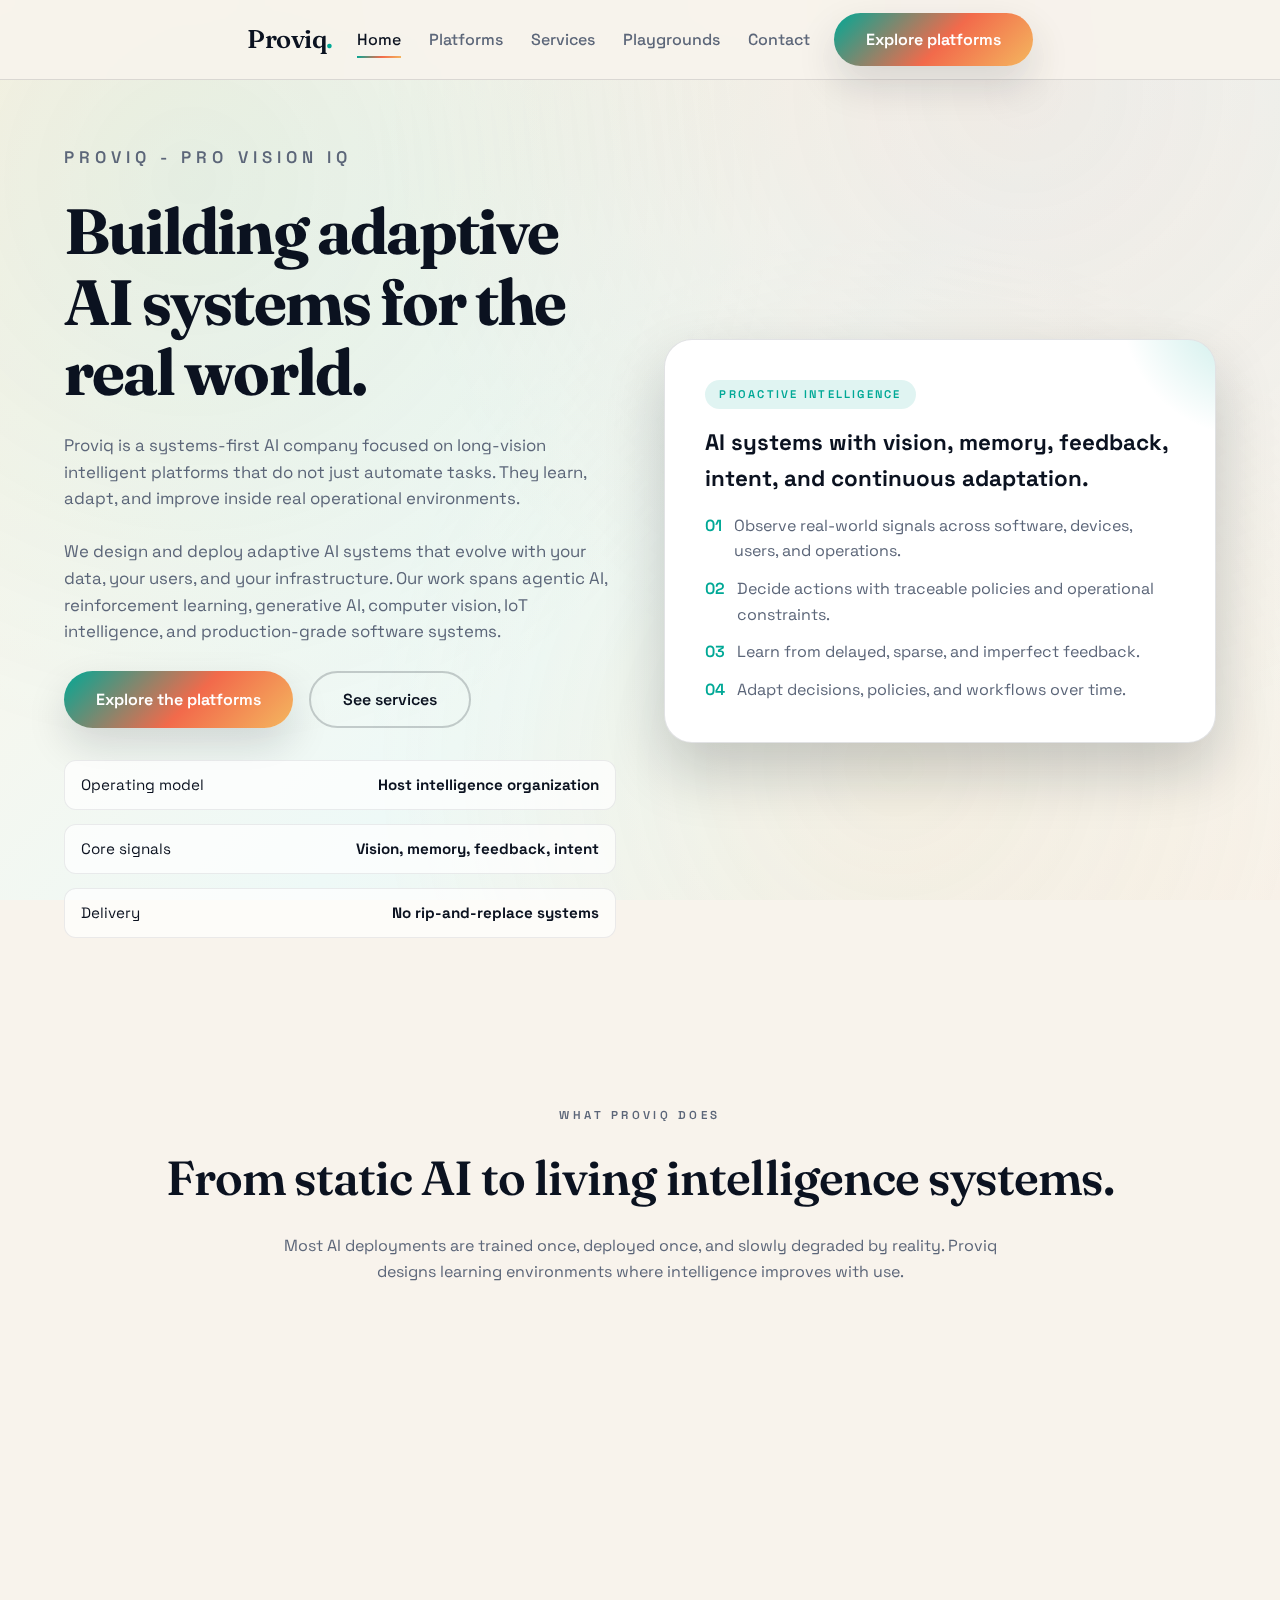
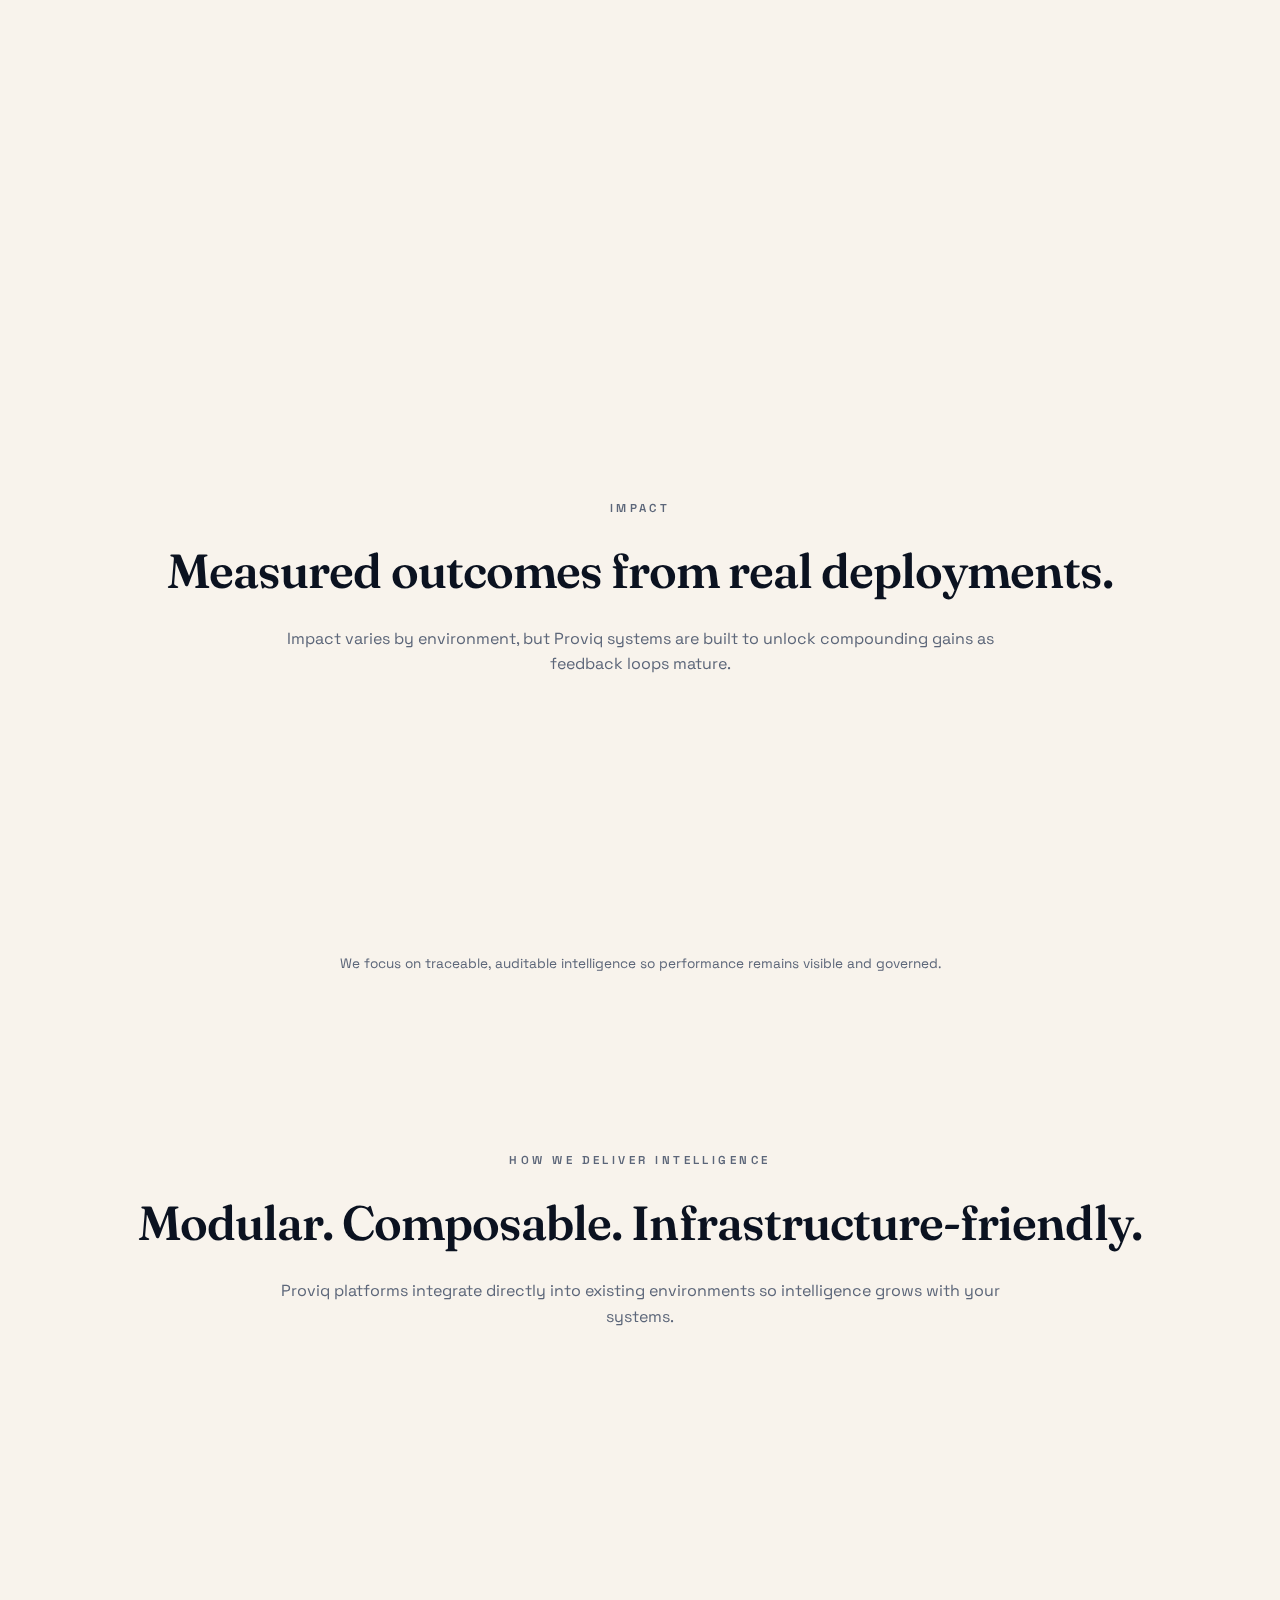
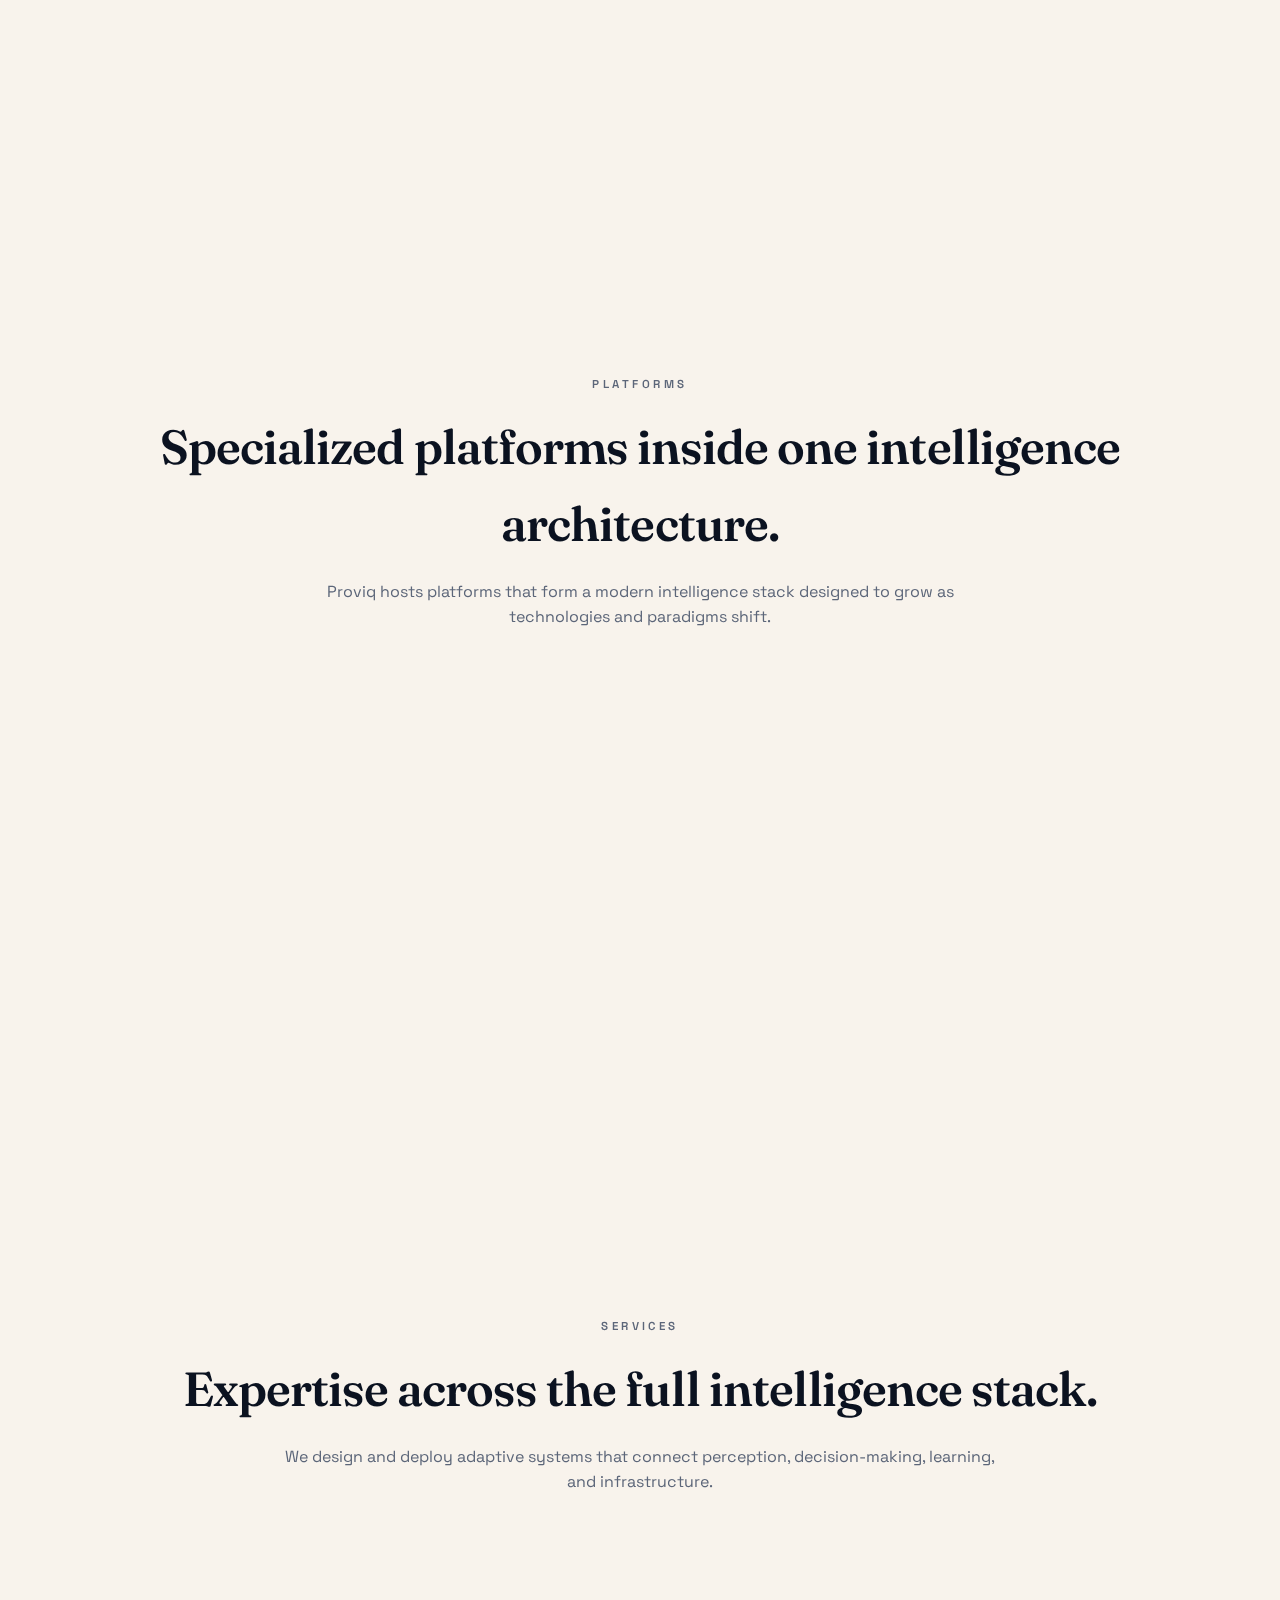
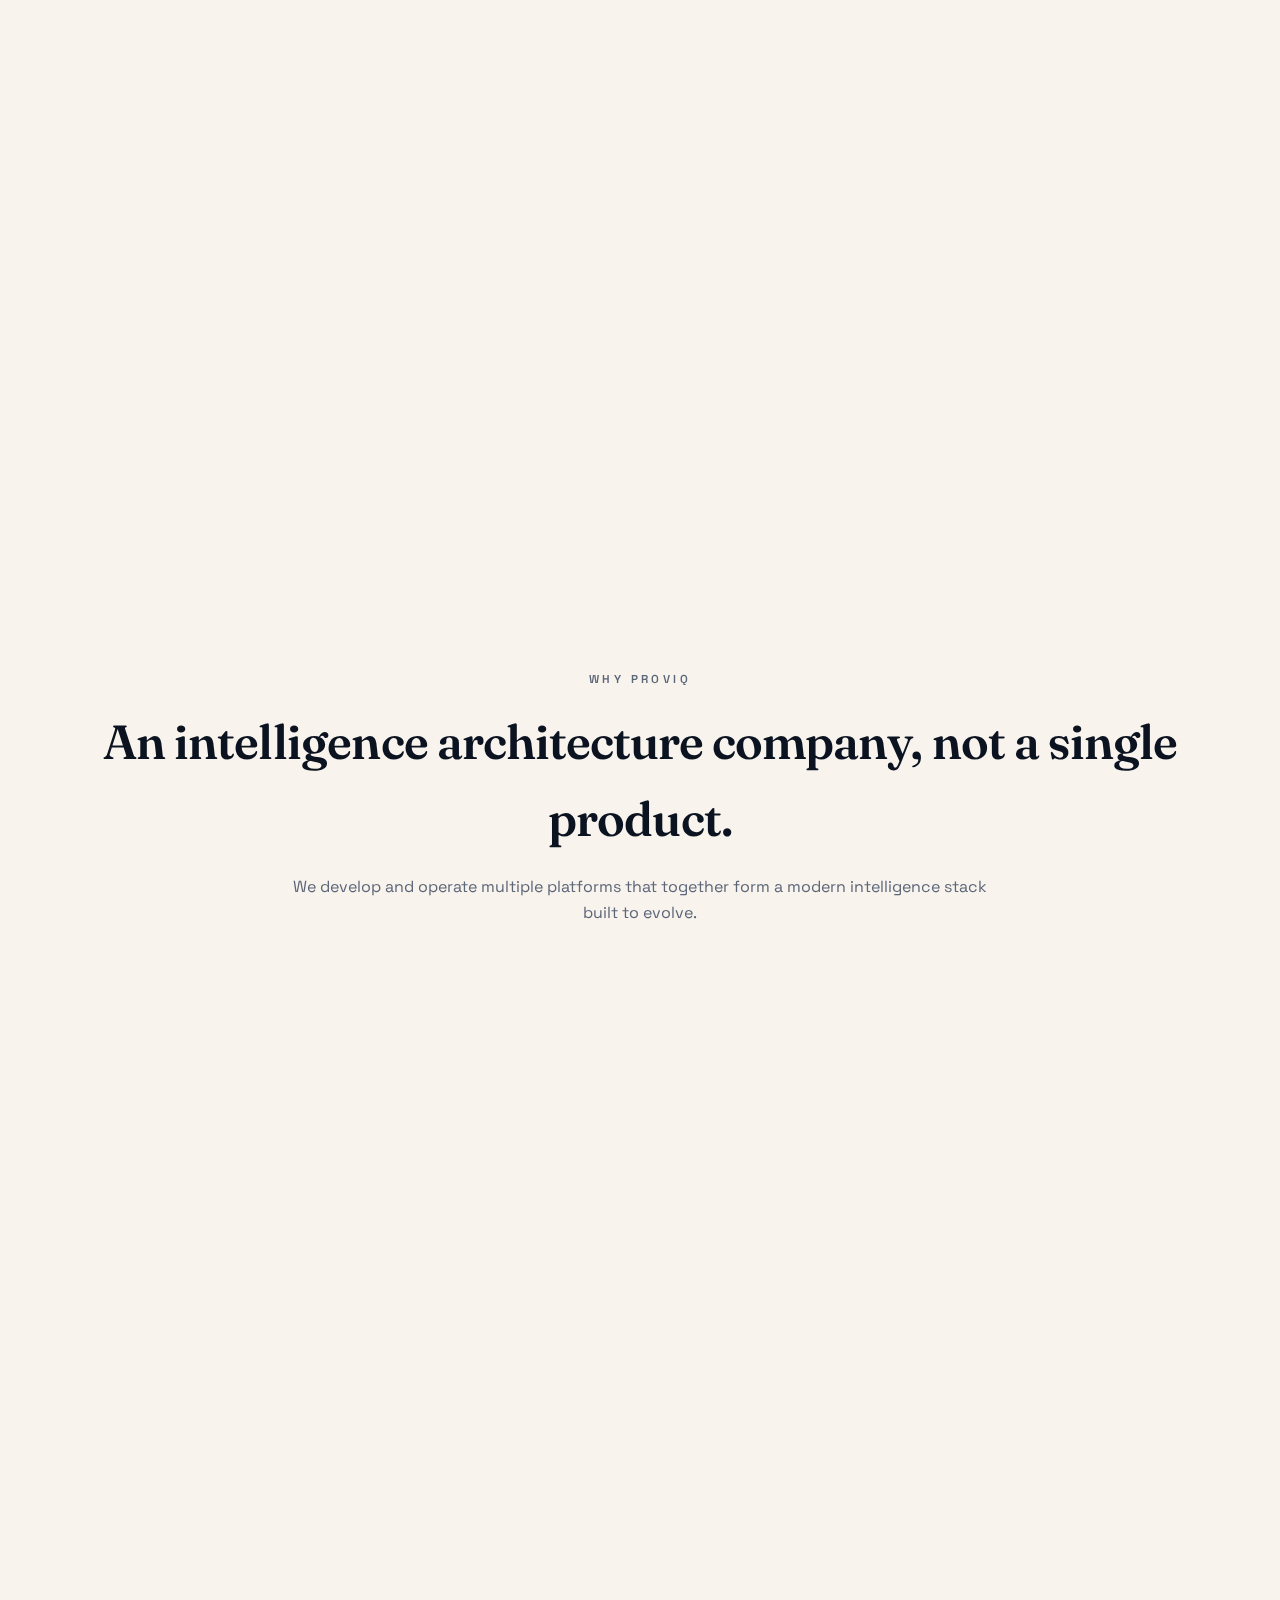
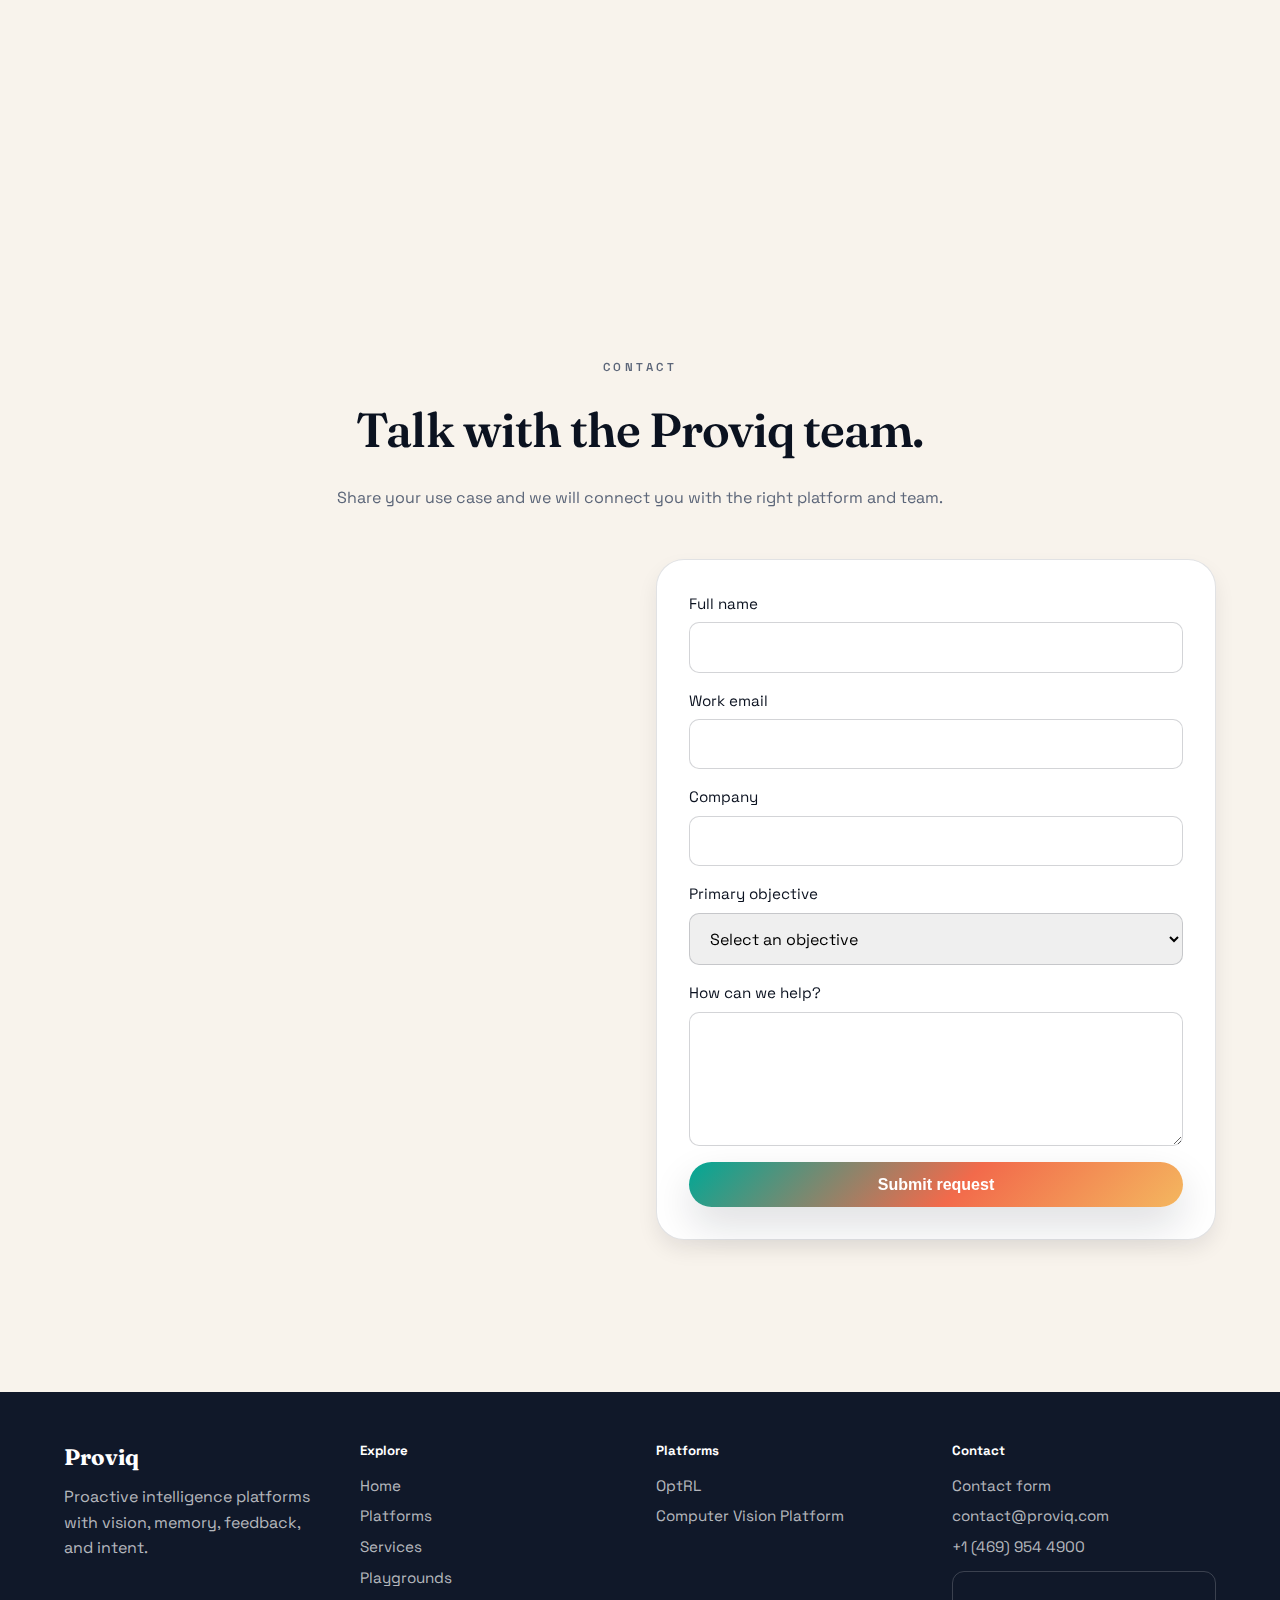
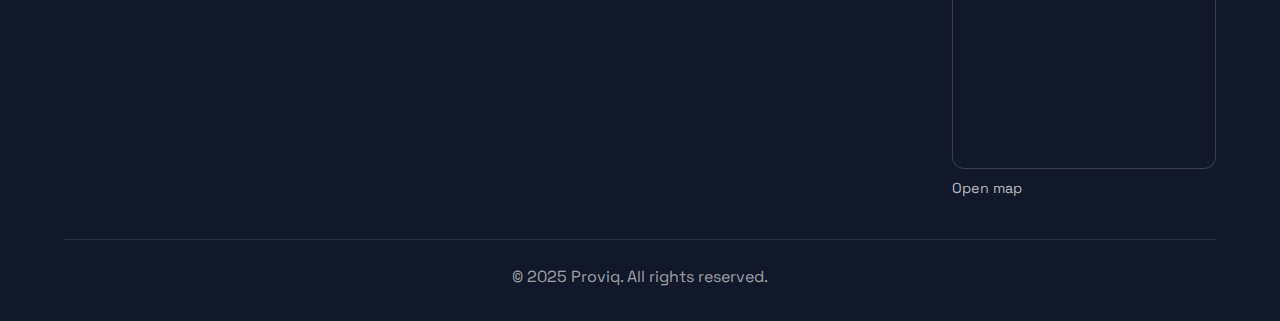
<file: index.html>
<!DOCTYPE html>
<html lang="en">
<head>
    <meta charset="UTF-8">
    <meta name="viewport" content="width=device-width, initial-scale=1.0">
    <title>Proviq - Pro Vision IQ | Adaptive AI systems</title>
    <meta name="description" content="Proviq builds adaptive AI systems that learn, adapt, and improve inside real operational environments. Explore OptRL, a computer vision platform, and modular services.">
    <meta name="keywords" content="Proviq, adaptive AI systems, OptRL, reinforcement learning, agentic systems, computer vision, IoT intelligence">
    <meta name="author" content="Proviq">
    <meta name="robots" content="index, follow">
    <link rel="canonical" href="https://proviq.com/">

    <meta property="og:type" content="website">
    <meta property="og:title" content="Proviq - Pro Vision IQ | Adaptive AI systems">
    <meta property="og:description" content="Systems-first AI that learn, adapt, and improve inside real operational environments.">
    <meta property="og:url" content="https://proviq.com/">
    <meta property="og:image" content="https://proviq.com/og-image.jpg">

    <meta name="twitter:card" content="summary_large_image">
    <meta name="twitter:title" content="Proviq - Pro Vision IQ | Adaptive AI systems">
    <meta name="twitter:description" content="Systems-first AI that learn, adapt, and improve inside real operational environments.">
    <meta name="twitter:image" content="https://proviq.com/twitter-image.jpg">

    <link rel="icon" type="image/x-icon" href="/favicon.ico">
    <link rel="stylesheet" href="styles.css">
    <link rel="preconnect" href="https://fonts.googleapis.com">
    <link rel="preconnect" href="https://fonts.gstatic.com" crossorigin>
    <link href="https://fonts.googleapis.com/css2?family=Fraunces:wght@400;600;700&family=Space+Grotesk:wght@400;500;600;700&display=swap" rel="stylesheet">
</head>
<body data-page="home">
    <nav class="navbar">
        <div class="container nav-shell">
            <a class="logo" href="index.html">Proviq<span>.</span></a>
            <div class="nav-menu" id="navMenu">
                <a class="nav-link" data-page="home" href="index.html">Home</a>
                <a class="nav-link" data-page="platforms" href="platforms.html">Platforms</a>
	                <a class="nav-link" data-page="paths" href="paths.html">Services</a>
                <a class="nav-link" data-page="playgrounds" href="playgrounds.html">Playgrounds</a>
                <a class="nav-link" href="index.html#contact">Contact</a>
            </div>
            <div class="nav-actions">
                <a class="btn btn-primary" href="platforms.html">Explore platforms</a>
            </div>
            <button class="menu-toggle" id="menuToggle" aria-label="Toggle menu">
                <span></span>
                <span></span>
                <span></span>
            </button>
        </div>
    </nav>

    <main>
        <header class="hero">
            <div class="container hero-grid">
                <div class="hero-copy" data-animate>
                    <p class="eyebrow">Proviq - Pro Vision IQ</p>
                    <h1>Building adaptive AI systems for the real world.</h1>
                    <p>Proviq is a systems-first AI company focused on long-vision intelligent platforms that do not just automate tasks. They learn, adapt, and improve inside real operational environments.</p>
                    <p>We design and deploy adaptive AI systems that evolve with your data, your users, and your infrastructure. Our work spans agentic AI, reinforcement learning, generative AI, computer vision, IoT intelligence, and production-grade software systems.</p>
                    <div class="hero-actions">
                        <a class="btn btn-primary" href="platforms.html">Explore the platforms</a>
                        <a class="btn btn-secondary" href="#services">See services</a>
                    </div>
                    <div class="hero-meta">
                        <div class="hero-meta-item">
                            <span>Operating model</span>
                            <strong>Host intelligence organization</strong>
                        </div>
                        <div class="hero-meta-item">
                            <span>Core signals</span>
                            <strong>Vision, memory, feedback, intent</strong>
                        </div>
                        <div class="hero-meta-item">
                            <span>Delivery</span>
                            <strong>No rip-and-replace systems</strong>
                        </div>
                    </div>
                </div>
                <div class="hero-panel" data-animate>
                    <span class="hero-tag">Proactive intelligence</span>
	                    <h3>AI systems with vision, memory, feedback, intent, and continuous adaptation.</h3>
	                    <ul>
		                        <li><span>01</span> Observe real-world signals across software, devices, users, and operations.</li>
	                        <li><span>02</span> Decide actions with traceable policies and operational constraints.</li>
	                        <li><span>03</span> Learn from delayed, sparse, and imperfect feedback.</li>
	                        <li><span>04</span> Adapt decisions, policies, and workflows over time.</li>
	                    </ul>
	                </div>
            </div>
        </header>

        <section>
            <div class="container">
                <div class="section-head">
                    <p class="eyebrow">What Proviq does</p>
                    <h2>From static AI to living intelligence systems.</h2>
                    <p>Most AI deployments are trained once, deployed once, and slowly degraded by reality. Proviq designs learning environments where intelligence improves with use.</p>
                </div>
	                <div class="platform-grid">
	                    <article class="platform-card" data-animate>
	                        <span class="platform-flag">Observe</span>
	                        <h3>Instrument the real world.</h3>
		                        <p>Capture signals across software, devices, users, and operations to understand the full decision context.</p>
	                    </article>
	                    <article class="platform-card" data-animate>
	                        <span class="platform-flag">Decide</span>
	                        <h3>Make traceable decisions.</h3>
	                        <p>Turn signals into actions with constraint-aware policies, clear decision traces, and human oversight.</p>
	                    </article>
	                    <article class="platform-card" data-animate>
	                        <span class="platform-flag">Learn</span>
	                        <h3>Learn from imperfect feedback.</h3>
	                        <p>Design reinforcement learning loops that handle delayed, sparse, and noisy signals without brittle assumptions.</p>
	                    </article>
	                    <article class="platform-card" data-animate>
	                        <span class="platform-flag">Adapt</span>
	                        <h3>Continuously improve decisions.</h3>
	                        <p>Adapt policies, workflows, and representations as environments evolve and constraints shift.</p>
	                    </article>
	                </div>
            </div>
        </section>

        <section class="stats-section">
            <div class="container">
                <div class="section-head">
                    <p class="eyebrow">Impact</p>
                    <h2>Measured outcomes from real deployments.</h2>
                    <p>Impact varies by environment, but Proviq systems are built to unlock compounding gains as feedback loops mature.</p>
                </div>
                <div class="stats-grid">
                    <article class="stat-card" data-animate>
                        <div class="stat-value" data-count="25" data-suffix="x">25x</div>
                        <div class="stat-label">Productivity gains</div>
                        <p class="stat-note">Up to 25x in AI development and deployment workflows.</p>
                    </article>
                    <article class="stat-card" data-animate>
                        <div class="stat-value" data-count="75" data-suffix="%">75%</div>
                        <div class="stat-label">Cost optimization</div>
                        <p class="stat-note">Up to 75% by eliminating brittle pipelines and manual iteration.</p>
                    </article>
                    <article class="stat-card" data-animate>
                        <div class="stat-value">Hours</div>
                        <div class="stat-label">Time to production</div>
                        <p class="stat-note">Production-ready deployments in hours instead of months.</p>
                    </article>
                </div>
                <p class="note">We focus on traceable, auditable intelligence so performance remains visible and governed.</p>
            </div>
        </section>

        <section>
            <div class="container">
                <div class="section-head">
                    <p class="eyebrow">How we deliver intelligence</p>
                    <h2>Modular. Composable. Infrastructure-friendly.</h2>
                    <p>Proviq platforms integrate directly into existing environments so intelligence grows with your systems.</p>
                </div>
                <div class="process-grid">
                    <article class="process-card" data-animate>
                        <span>01</span>
                        <h4>No rip-and-replace</h4>
                        <p>AI adapts to your systems, not the other way around.</p>
                    </article>
                    <article class="process-card" data-animate>
                        <span>02</span>
                        <h4>Environment-aware learning</h4>
                        <p>Intelligence is shaped by real operational conditions.</p>
                    </article>
                    <article class="process-card" data-animate>
                        <span>03</span>
                        <h4>Feedback-driven loops</h4>
                        <p>Every action improves future decisions.</p>
                    </article>
                    <article class="process-card" data-animate>
                        <span>04</span>
                        <h4>Traceable and auditable</h4>
                        <p>Decisions are observable, inspectable, and governable.</p>
                    </article>
                    <article class="process-card" data-animate>
                        <span>05</span>
                        <h4>Scalable by design</h4>
                        <p>Expand from pilots to enterprise scale without friction.</p>
                    </article>
                </div>
            </div>
        </section>

        <section>
            <div class="container">
                <div class="section-head">
                    <p class="eyebrow">Platforms</p>
                    <h2>Specialized platforms inside one intelligence architecture.</h2>
                    <p>Proviq hosts platforms that form a modern intelligence stack designed to grow as technologies and paradigms shift.</p>
                </div>
                <div class="platform-grid">
                    <article class="platform-card" data-animate>
                        <span class="platform-flag">OptRL</span>
                        <h3>From rewards to reality.</h3>
                        <p>OptRL is Proviq's real-time reinforcement learning and decision optimization platform for environments where outcomes are delayed, feedback is sparse, and optimal behavior cannot be hard-coded.</p>
                        <ul class="card-list">
                            <li>Learn optimal policies from real operational feedback.</li>
                            <li>Optimize decisions under constraints and uncertainty.</li>
                            <li>Adapt continuously as conditions change.</li>
                            <li>Maintain decision traces for analysis, safety, and control.</li>
                        </ul>
                        <a class="card-cta" href="platforms.html#optrl">Explore OptRL <span>→</span></a>
                    </article>
	                    <article class="platform-card" data-animate>
	                        <span class="platform-flag">Computer Vision Platform</span>
	                        <h3>Perception that feeds decisions.</h3>
	                        <p>A production-ready perception layer that turns raw video into structured, actionable signals across edge, on-prem, and cloud environments.</p>
	                        <ul class="card-list">
	                            <li>Convert camera feeds into intelligent perception systems.</li>
	                            <li>Detect, classify, and track real-world events in real time.</li>
	                            <li>Deploy through no-code and low-code workflows.</li>
	                            <li>Continuously improve accuracy through real-world feedback.</li>
	                        </ul>
	                        <a class="card-cta" href="platforms.html#visual-intelligence">Explore computer vision <span>→</span></a>
	                    </article>
                </div>
            </div>
        </section>

        <section id="services">
            <div class="container">
                <div class="section-head">
                    <p class="eyebrow">Services</p>
                    <h2>Expertise across the full intelligence stack.</h2>
                    <p>We design and deploy adaptive systems that connect perception, decision-making, learning, and infrastructure.</p>
                </div>
                <div class="service-grid">
                    <article class="service-card" data-animate>
                        <h3>Agentic AI Systems</h3>
                        <p>Design and deployment of autonomous and semi-autonomous agents that plan, act, observe outcomes, and adapt over time.</p>
                    </article>
                    <article class="service-card" data-animate>
                        <h3>Generative AI Integrations</h3>
                        <p>Production-grade integration of generative models into workflows, grounded in domain context and system feedback.</p>
                    </article>
                    <article class="service-card" data-animate>
                        <h3>Reinforcement Learning + Environment Design</h3>
                        <p>Custom RL environments that allow existing systems to learn optimal behavior under real operational constraints.</p>
                    </article>
                    <article class="service-card" data-animate>
                        <h3>Computer Vision</h3>
                        <p>End-to-end perception systems for real-time detection, alerts, analytics, and learning.</p>
                    </article>
                    <article class="service-card" data-animate>
                        <h3>IoT + Edge Intelligence</h3>
                        <p>Embedding intelligence directly into physical and cyber-physical systems for local adaptation and control.</p>
                    </article>
                    <article class="service-card" data-animate>
                        <h3>MLOps + AI Infrastructure</h3>
                        <p>Reliable pipelines for training, deployment, monitoring, versioning, and governance.</p>
                    </article>
                    <article class="service-card" data-animate>
                        <h3>Recommendation + Decision Engines</h3>
                        <p>Adaptive systems optimized for long-term outcomes, not short-term metrics.</p>
                    </article>
                    <article class="service-card" data-animate>
                        <h3>Knowledge Graphs + Intelligent Retrieval</h3>
                        <p>Graph-based systems connecting data, context, and meaning for explainable reasoning and retrieval.</p>
                    </article>
                </div>
            </div>
        </section>

        <section>
            <div class="container">
                <div class="section-head">
                    <p class="eyebrow">Why Proviq</p>
                    <h2>An intelligence architecture company, not a single product.</h2>
                    <p>We develop and operate multiple platforms that together form a modern intelligence stack built to evolve.</p>
                </div>
                <div class="story-grid">
                    <article class="story-card" data-animate>
                        <h3>Designed to host multiple paradigms.</h3>
	                        <p>Proviq combines decision intelligence, computer vision, agentic and generative systems, reinforcement learning loops, and production-grade software engineering.</p>
	                        <ul class="card-list">
	                            <li>Decision intelligence (OptRL)</li>
	                            <li>Computer vision</li>
	                            <li>Agentic and generative systems</li>
	                            <li>Reinforcement learning feedback loops</li>
	                            <li>Production-grade software systems</li>
	                        </ul>
                    </article>
                    <article class="story-card highlight" data-animate>
                        <h3>Proactive intelligence, delivered.</h3>
                        <p>AI that improves with use, not systems that require constant retraining or replacement.</p>
                        <div class="signal-words">
                            <span>Observe</span>
                            <span>Decide</span>
                            <span>Learn</span>
                            <span>Adapt</span>
                        </div>
                        <p class="story-note">All while operating inside the reality of your infrastructure.</p>
                    </article>
                </div>
            </div>
        </section>

        <section>
            <div class="container">
                <div class="cta-panel" data-animate>
                    <div>
                        <p class="eyebrow">Start now</p>
                        <h2>Ready to build AI that learns in the wild?</h2>
                        <p>We design living intelligence stacks for mission-critical environments. Let us map your first loop.</p>
                    </div>
                    <div>
                        <a class="btn btn-primary" href="index.html#contact">Talk to the team</a>
                    </div>
                </div>
            </div>
        </section>

        <section id="contact">
            <div class="container">
                <div class="section-head">
                    <p class="eyebrow">Contact</p>
                    <h2>Talk with the Proviq team.</h2>
                    <p>Share your use case and we will connect you with the right platform and team.</p>
                </div>
                <div class="contact-grid">
                    <div class="contact-card" data-animate>
                        <h3>Contact details</h3>
                        <p>Proviq operates from Plano, TX and partners with teams worldwide.</p>
                        <div class="contact-details">
                            <div>
                                <span>Email</span>
                                <p>contact@proviq.com</p>
                            </div>
                            <div>
                                <span>Response time</span>
                                <p>Within 2 business days.</p>
                            </div>
                            <div>
                                <span>Focus</span>
	                                <p>Reinforcement learning, computer vision, adaptive AI systems, IoT, MLOps, and more.</p>
                            </div>
                        </div>
                    </div>
                    <form class="contact-form" id="contactForm">
                        <div class="form-group">
                            <label for="fullName">Full name</label>
                            <input type="text" id="fullName" name="fullName" required>
                        </div>
                        <div class="form-group">
                            <label for="workEmail">Work email</label>
                            <input type="email" id="workEmail" name="workEmail" required>
                        </div>
                        <div class="form-group">
                            <label for="companyName">Company</label>
                            <input type="text" id="companyName" name="companyName" required>
                        </div>
                        <div class="form-group">
                            <label for="primaryObjective">Primary objective</label>
                            <select id="primaryObjective" name="primaryObjective" required>
                                <option value="">Select an objective</option>
                                <option value="optrl">OptRL</option>
	                                <option value="visual-intelligence">Computer Vision Platform</option>
                                <option value="agentic-systems">Agentic AI Systems</option>
                                <option value="genai-integrations">Generative AI Integrations</option>
                                <option value="reinforcement-learning">Reinforcement Learning + Environment Design</option>
	                                <option value="computer-vision">Computer Vision</option>
                                <option value="iot-edge">IoT + Edge Intelligence</option>
                                <option value="mlops">MLOps + AI Infrastructure</option>
                                <option value="recommendation">Recommendation + Decision Engines</option>
                                <option value="knowledge-graphs">Knowledge Graphs + Intelligent Retrieval</option>
                                <option value="other">Other</option>
                            </select>
                        </div>
                        <div class="form-group">
                            <label for="message">How can we help?</label>
                            <textarea id="message" name="message" rows="5" required></textarea>
                        </div>
                        <button type="submit" class="btn btn-primary">Submit request</button>
                    </form>
                </div>
            </div>
        </section>
    </main>

    <footer class="footer">
        <div class="container">
            <div class="footer-grid">
                <div class="footer-brand">
                    <h4>Proviq</h4>
                    <p>Proactive intelligence platforms with vision, memory, feedback, and intent.</p>
                </div>
                <div class="footer-links">
                    <h5>Explore</h5>
                    <a href="index.html">Home</a>
                    <a href="platforms.html">Platforms</a>
	                    <a href="paths.html">Services</a>
                    <a href="playgrounds.html">Playgrounds</a>
                </div>
                <div class="footer-links">
                    <h5>Platforms</h5>
                    <a href="platforms.html#optrl">OptRL</a>
	                    <a href="platforms.html#visual-intelligence">Computer Vision Platform</a>
                </div>
                <div class="footer-links">
                    <h5>Contact</h5>
                    <a href="index.html#contact">Contact form</a>
                    <a href="mailto:contact@proviq.com">contact@proviq.com</a>
                    <a href="tel:+14699544900">+1 (469) 954 4900</a>
                    <div class="footer-map">
                        <div class="footer-map-frame">
                            <iframe title="Proviq office map" src="https://www.google.com/maps?q=8105%20Rasor%20Boulevard%20Suite%20%23127%20Plano,%20TX%2075024&output=embed" loading="lazy" referrerpolicy="no-referrer-when-downgrade"></iframe>
                        </div>
                        <a href="https://maps.google.com/?q=8105%20Rasor%20Boulevard%20Suite%20%23127%20Plano,%20TX%2075024" target="_blank" rel="noopener noreferrer">Open map</a>
                    </div>
                </div>
            </div>
            <div class="footer-bottom">&copy; 2025 Proviq. All rights reserved.</div>
        </div>
    </footer>

    <script src="script.js"></script>
</body>
</html>
</file>
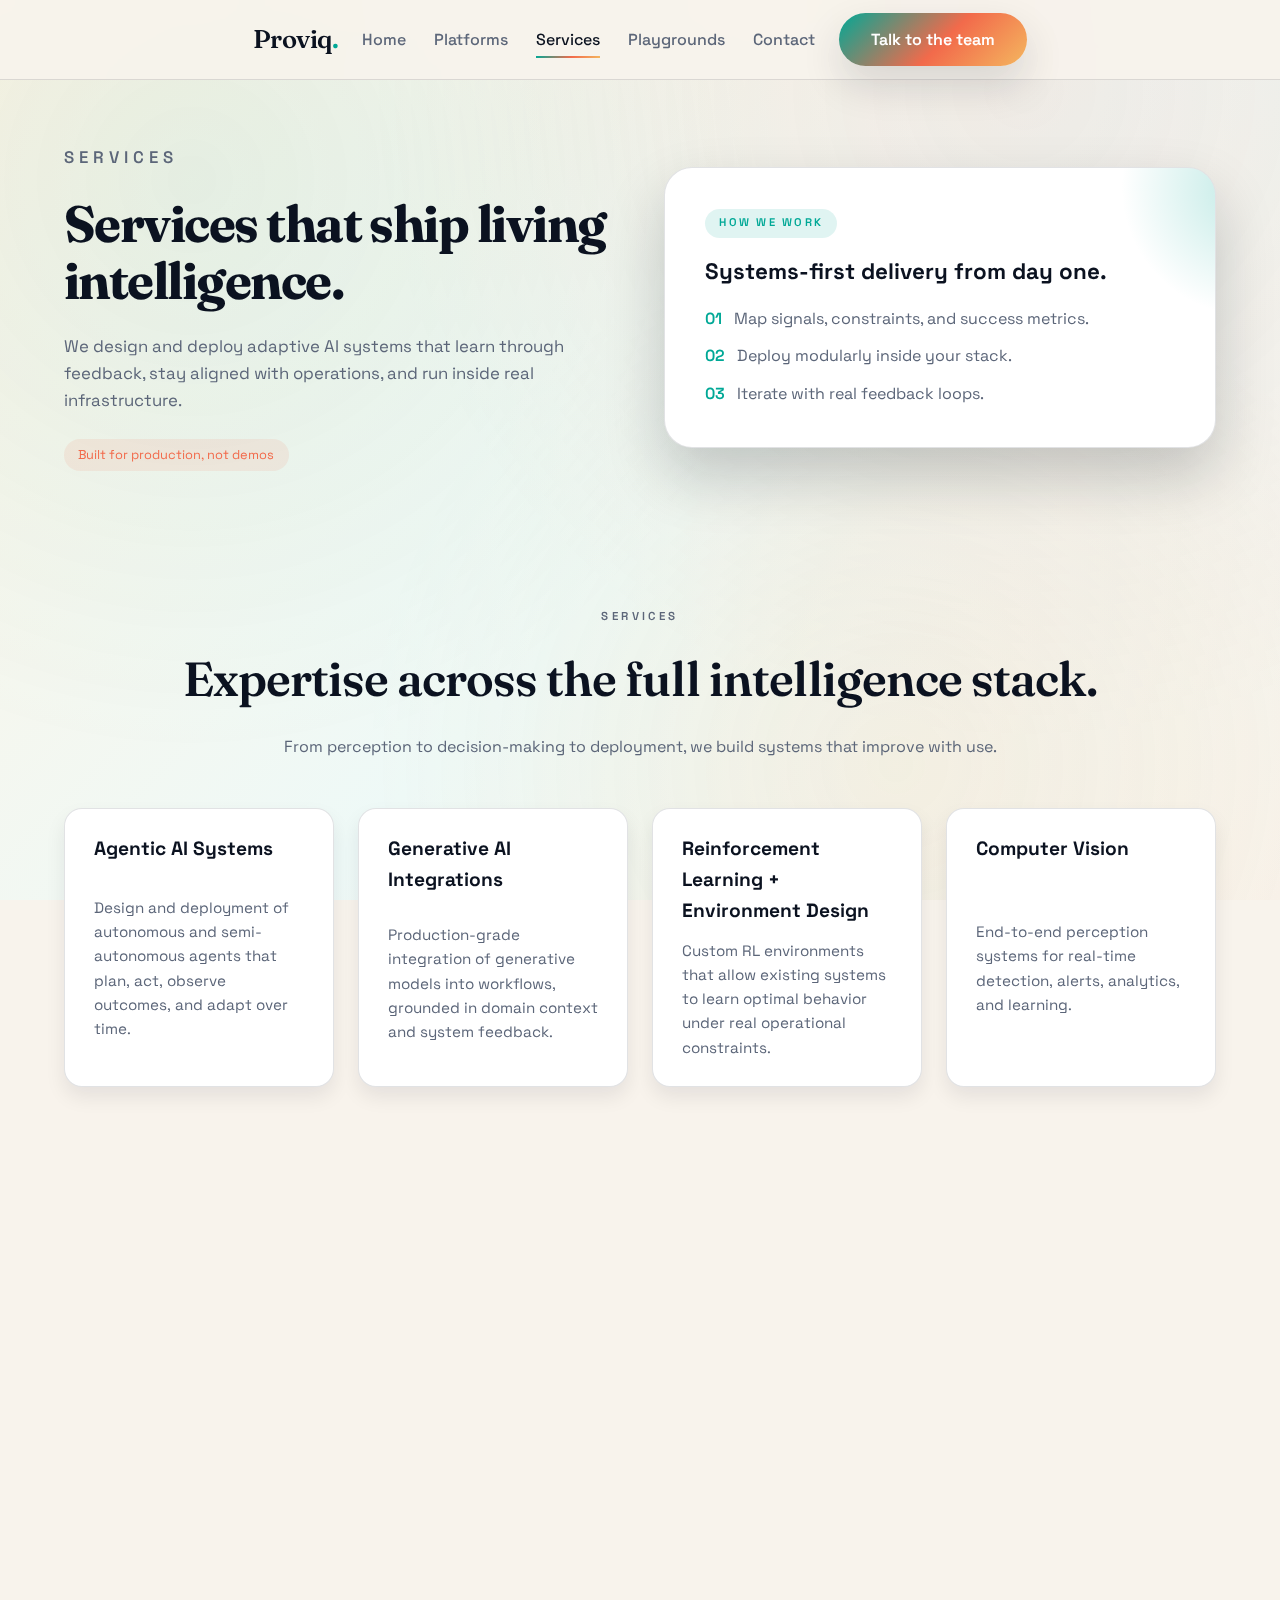
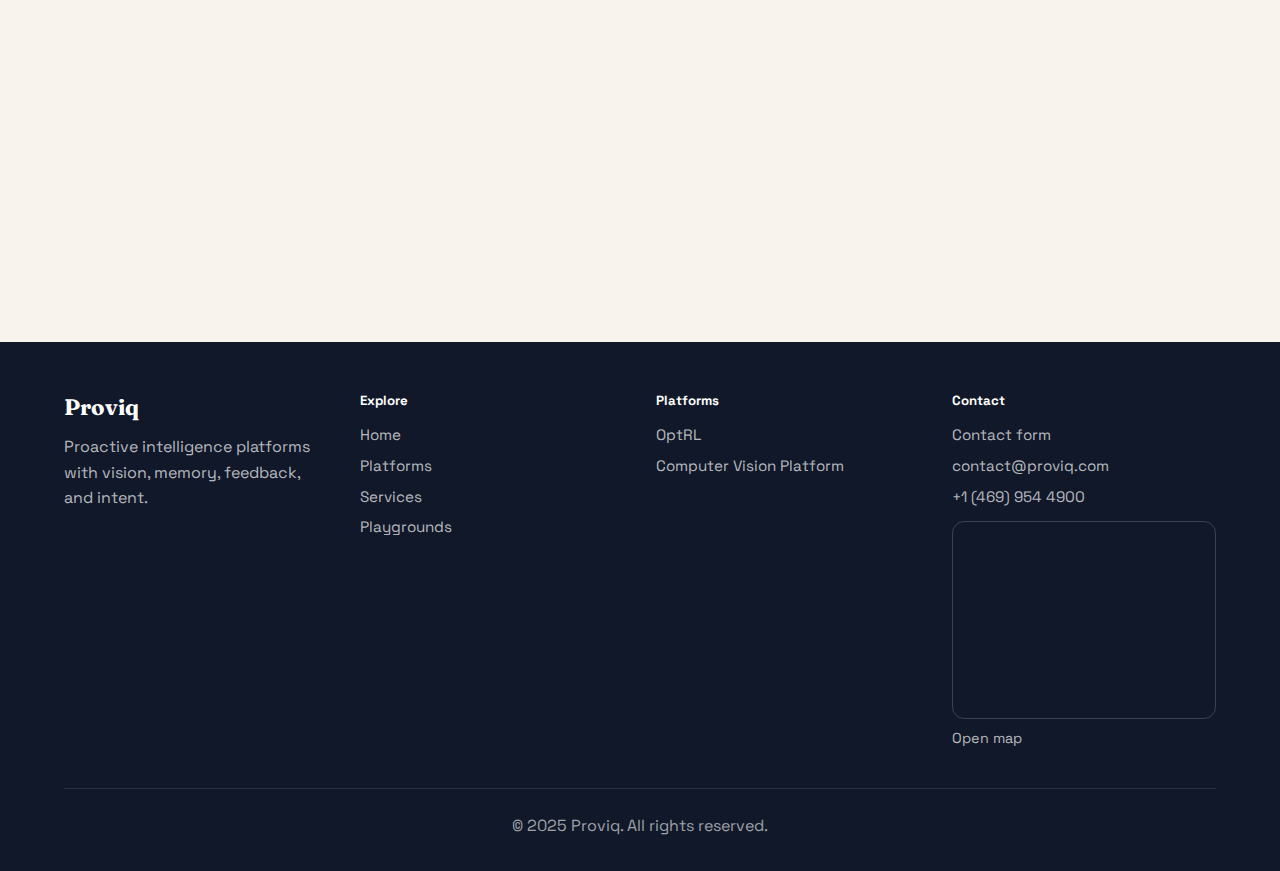
<file: paths.html>
<!DOCTYPE html>
<html lang="en">
<head>
    <meta charset="UTF-8">
    <meta name="viewport" content="width=device-width, initial-scale=1.0">
    <title>Proviq Services | Agentic AI, RL, Computer Vision, MLOps</title>
    <meta name="description" content="Explore Proviq services across the intelligence stack: agentic systems, generative AI, reinforcement learning, computer vision, edge, and MLOps.">
    <meta name="keywords" content="Proviq services, agentic AI, generative AI, reinforcement learning, computer vision, MLOps, AI infrastructure">
    <meta name="author" content="Proviq">
    <meta name="robots" content="index, follow">
    <link rel="canonical" href="https://proviq.com/paths.html">

    <link rel="icon" type="image/x-icon" href="/favicon.ico">
    <link rel="stylesheet" href="styles.css">
    <link rel="preconnect" href="https://fonts.googleapis.com">
    <link rel="preconnect" href="https://fonts.gstatic.com" crossorigin>
    <link href="https://fonts.googleapis.com/css2?family=Fraunces:wght@400;600;700&family=Space+Grotesk:wght@400;500;600;700&display=swap" rel="stylesheet">
</head>
<body data-page="paths">
    <nav class="navbar">
        <div class="container nav-shell">
            <a class="logo" href="index.html">Proviq<span>.</span></a>
            <div class="nav-menu" id="navMenu">
                <a class="nav-link" data-page="home" href="index.html">Home</a>
                <a class="nav-link" data-page="platforms" href="platforms.html">Platforms</a>
                <a class="nav-link" data-page="paths" href="paths.html">Services</a>
                <a class="nav-link" data-page="playgrounds" href="playgrounds.html">Playgrounds</a>
                <a class="nav-link" href="index.html#contact">Contact</a>
            </div>
            <div class="nav-actions">
                <a class="btn btn-primary" href="index.html#contact">Talk to the team</a>
            </div>
            <button class="menu-toggle" id="menuToggle" aria-label="Toggle menu">
                <span></span>
                <span></span>
                <span></span>
            </button>
        </div>
    </nav>

    <main>
        <header class="hero page-hero">
            <div class="container hero-grid">
                <div class="hero-copy" data-animate>
                    <p class="eyebrow">Services</p>
                    <h1>Services that ship living intelligence.</h1>
                    <p>We design and deploy adaptive AI systems that learn through feedback, stay aligned with operations, and run inside real infrastructure.</p>
                    <span class="banner-note">Built for production, not demos</span>
                </div>
                <div class="hero-panel" data-animate>
                    <span class="hero-tag">How we work</span>
                    <h3>Systems-first delivery from day one.</h3>
                    <ul>
                        <li><span>01</span> Map signals, constraints, and success metrics.</li>
                        <li><span>02</span> Deploy modularly inside your stack.</li>
                        <li><span>03</span> Iterate with real feedback loops.</li>
                    </ul>
                </div>
            </div>
        </header>

        <section id="services">
            <div class="container">
                <div class="section-head">
                    <p class="eyebrow">Services</p>
                    <h2>Expertise across the full intelligence stack.</h2>
                    <p>From perception to decision-making to deployment, we build systems that improve with use.</p>
                </div>
                <div class="service-grid">
                    <article class="service-card" data-animate>
                        <h3>Agentic AI Systems</h3>
                        <p>Design and deployment of autonomous and semi-autonomous agents that plan, act, observe outcomes, and adapt over time.</p>
                    </article>
                    <article class="service-card" data-animate>
                        <h3>Generative AI Integrations</h3>
                        <p>Production-grade integration of generative models into workflows, grounded in domain context and system feedback.</p>
                    </article>
                    <article class="service-card" data-animate>
                        <h3>Reinforcement Learning + Environment Design</h3>
                        <p>Custom RL environments that allow existing systems to learn optimal behavior under real operational constraints.</p>
                    </article>
                    <article class="service-card" data-animate>
                        <h3>Computer Vision</h3>
                        <p>End-to-end perception systems for real-time detection, alerts, analytics, and learning.</p>
                    </article>
                    <article class="service-card" data-animate>
                        <h3>IoT + Edge Intelligence</h3>
                        <p>Embedding intelligence directly into physical and cyber-physical systems for local adaptation and control.</p>
                    </article>
                    <article class="service-card" data-animate>
                        <h3>MLOps + AI Infrastructure</h3>
                        <p>Reliable pipelines for training, deployment, monitoring, versioning, and governance.</p>
                    </article>
                    <article class="service-card" data-animate>
                        <h3>Recommendation + Decision Engines</h3>
                        <p>Adaptive systems optimized for long-term outcomes, not short-term metrics.</p>
                    </article>
                    <article class="service-card" data-animate>
                        <h3>Knowledge Graphs + Intelligent Retrieval</h3>
                        <p>Graph-based systems connecting data, context, and meaning for explainable reasoning and retrieval.</p>
                    </article>
                </div>
            </div>
        </section>

        <section>
            <div class="container">
                <div class="cta-panel" data-animate>
                    <div>
                        <p class="eyebrow">Next step</p>
                        <h2>Tell us what you want to build.</h2>
                        <p>We can map the first loop, define the success signal, and outline a path to production.</p>
                    </div>
                    <div>
                        <a class="btn btn-primary" href="index.html#contact">Talk to the team</a>
                    </div>
                </div>
            </div>
        </section>
    </main>

    <footer class="footer">
        <div class="container">
            <div class="footer-grid">
                <div class="footer-brand">
                    <h4>Proviq</h4>
                    <p>Proactive intelligence platforms with vision, memory, feedback, and intent.</p>
                </div>
                <div class="footer-links">
                    <h5>Explore</h5>
                    <a href="index.html">Home</a>
                    <a href="platforms.html">Platforms</a>
                    <a href="paths.html">Services</a>
                    <a href="playgrounds.html">Playgrounds</a>
                </div>
                <div class="footer-links">
                    <h5>Platforms</h5>
                    <a href="platforms.html#optrl">OptRL</a>
                    <a href="platforms.html#visual-intelligence">Computer Vision Platform</a>
                </div>
                <div class="footer-links">
                    <h5>Contact</h5>
                    <a href="index.html#contact">Contact form</a>
                    <a href="mailto:contact@proviq.com">contact@proviq.com</a>
                    <a href="tel:+14699544900">+1 (469) 954 4900</a>
                    <div class="footer-map">
                        <div class="footer-map-frame">
                            <iframe title="Proviq office map" src="https://www.google.com/maps?q=8105%20Rasor%20Boulevard%20Suite%20%23127%20Plano,%20TX%2075024&output=embed" loading="lazy" referrerpolicy="no-referrer-when-downgrade"></iframe>
                        </div>
                        <a href="https://maps.google.com/?q=8105%20Rasor%20Boulevard%20Suite%20%23127%20Plano,%20TX%2075024" target="_blank" rel="noopener noreferrer">Open map</a>
                    </div>
                </div>
            </div>
            <div class="footer-bottom">&copy; 2025 Proviq. All rights reserved.</div>
        </div>
    </footer>

    <script src="script.js"></script>
</body>
</html>
</file>
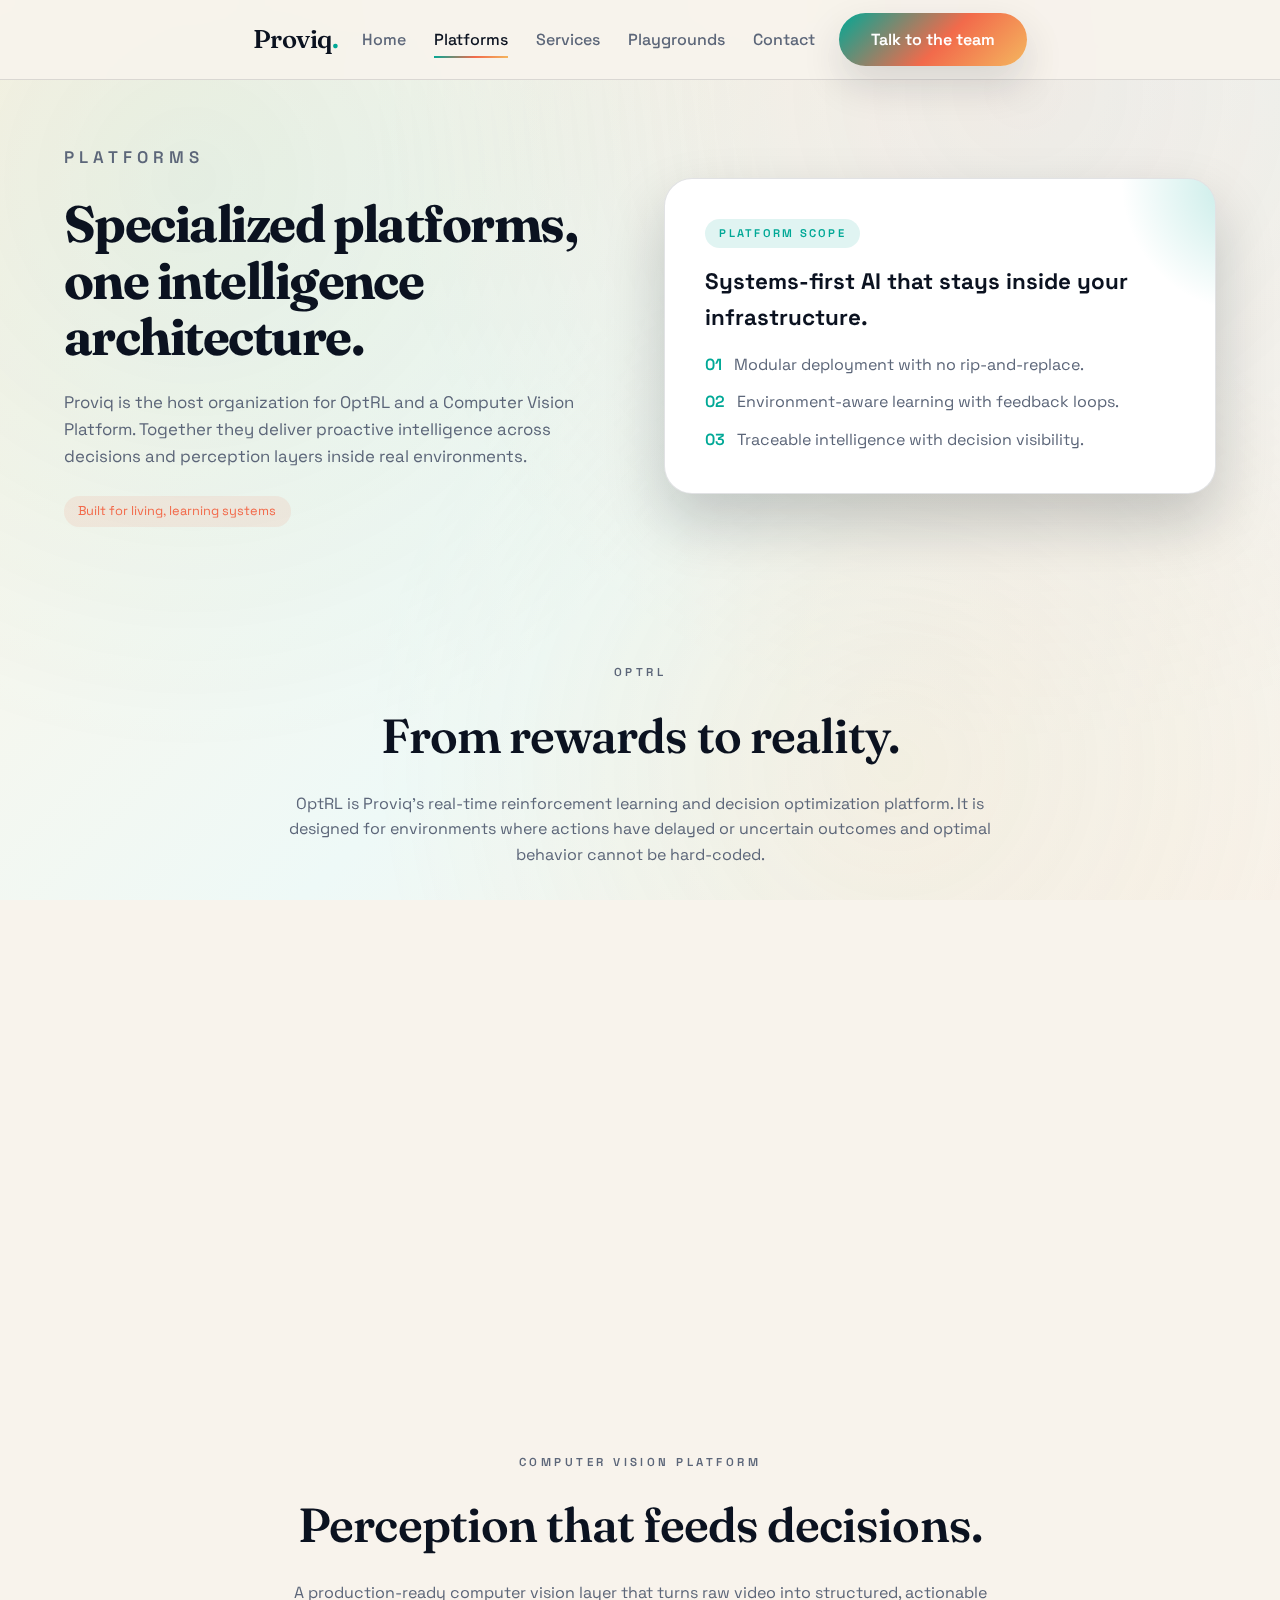
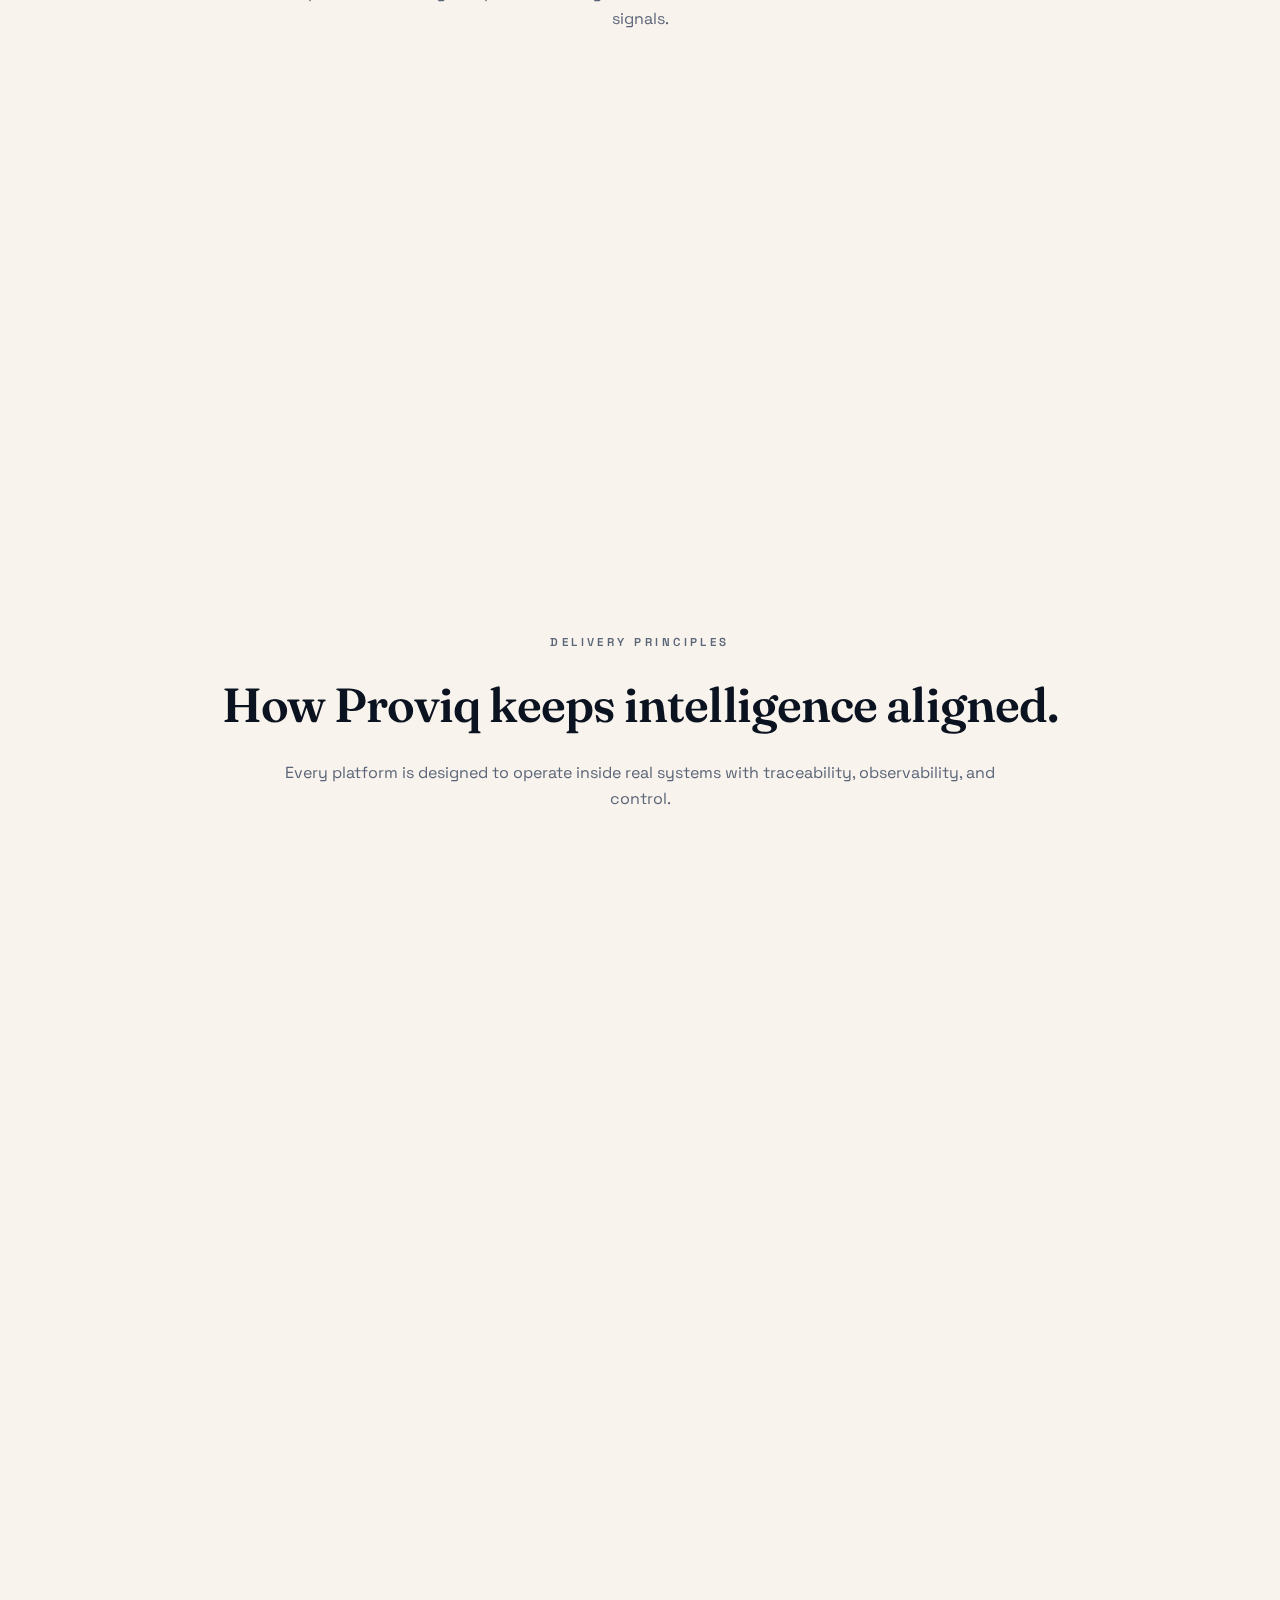
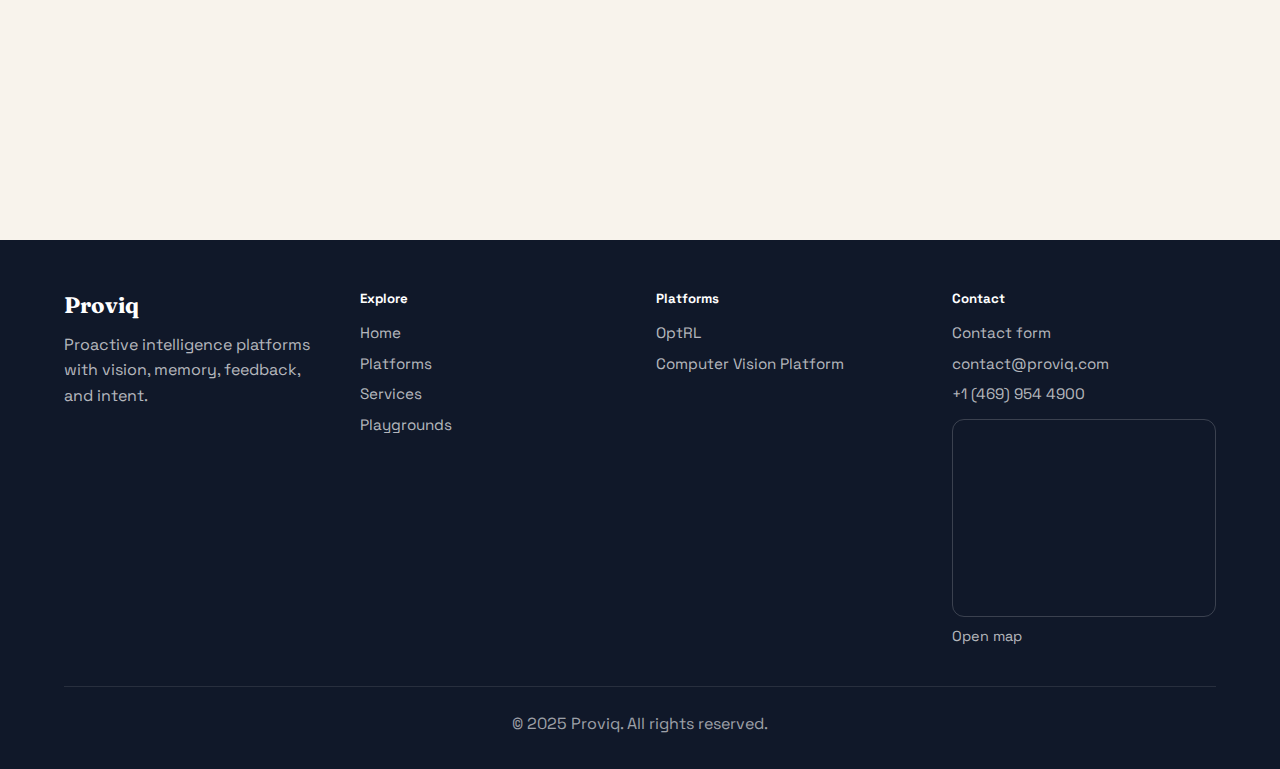
<file: platforms.html>
<!DOCTYPE html>
<html lang="en">
<head>
    <meta charset="UTF-8">
    <meta name="viewport" content="width=device-width, initial-scale=1.0">
    <title>Proviq Platforms | OptRL and Computer Vision Platform</title>
    <meta name="description" content="Explore Proviq platforms: OptRL for decision intelligence and a computer vision platform for perception layers.">
    <meta name="keywords" content="OptRL, reinforcement learning, computer vision, vision intelligence, decision systems, AI platforms">
    <meta name="author" content="Proviq">
    <meta name="robots" content="index, follow">
    <link rel="canonical" href="https://proviq.com/platforms.html">

    <link rel="icon" type="image/x-icon" href="/favicon.ico">
    <link rel="stylesheet" href="styles.css">
    <link rel="preconnect" href="https://fonts.googleapis.com">
    <link rel="preconnect" href="https://fonts.gstatic.com" crossorigin>
    <link href="https://fonts.googleapis.com/css2?family=Fraunces:wght@400;600;700&family=Space+Grotesk:wght@400;500;600;700&display=swap" rel="stylesheet">
</head>
<body data-page="platforms">
    <nav class="navbar">
        <div class="container nav-shell">
            <a class="logo" href="index.html">Proviq<span>.</span></a>
            <div class="nav-menu" id="navMenu">
                <a class="nav-link" data-page="home" href="index.html">Home</a>
                <a class="nav-link" data-page="platforms" href="platforms.html">Platforms</a>
                <a class="nav-link" data-page="paths" href="paths.html">Services</a>
                <a class="nav-link" data-page="playgrounds" href="playgrounds.html">Playgrounds</a>
                <a class="nav-link" href="index.html#contact">Contact</a>
            </div>
            <div class="nav-actions">
                <a class="btn btn-primary" href="index.html#contact">Talk to the team</a>
            </div>
            <button class="menu-toggle" id="menuToggle" aria-label="Toggle menu">
                <span></span>
                <span></span>
                <span></span>
            </button>
        </div>
    </nav>

    <main>
        <header class="hero page-hero">
            <div class="container hero-grid">
                <div class="hero-copy" data-animate>
                    <p class="eyebrow">Platforms</p>
                    <h1>Specialized platforms, one intelligence architecture.</h1>
                    <p>Proviq is the host organization for OptRL and a Computer Vision Platform. Together they deliver proactive intelligence across decisions and perception layers inside real environments.</p>
                    <span class="banner-note">Built for living, learning systems</span>
                </div>
                <div class="hero-panel" data-animate>
                    <span class="hero-tag">Platform scope</span>
                    <h3>Systems-first AI that stays inside your infrastructure.</h3>
                    <ul>
                        <li><span>01</span> Modular deployment with no rip-and-replace.</li>
                        <li><span>02</span> Environment-aware learning with feedback loops.</li>
                        <li><span>03</span> Traceable intelligence with decision visibility.</li>
                    </ul>
                </div>
            </div>
        </header>

        <section id="optrl">
            <div class="container">
                <div class="section-head">
                    <p class="eyebrow">OptRL</p>
                    <h2>From rewards to reality.</h2>
                    <p>OptRL is Proviq's real-time reinforcement learning and decision optimization platform. It is designed for environments where actions have delayed or uncertain outcomes and optimal behavior cannot be hard-coded.</p>
                </div>
                <div class="platform-grid">
                    <article class="platform-card" data-animate>
                        <span class="platform-flag">Capabilities</span>
                        <h3>Decision intelligence that keeps learning.</h3>
                        <ul class="card-list">
                            <li>Learn from delayed, sparse, and noisy feedback.</li>
                            <li>Optimize policies under real-world constraints.</li>
                            <li>Adapt continuously as conditions evolve.</li>
                            <li>Maintain decision traces for analysis, safety, and control.</li>
                        </ul>
                    </article>
                    <article class="platform-card" data-animate>
                        <span class="platform-flag">Impact</span>
                        <h3>Self-improving decision systems.</h3>
                        <p>OptRL transforms workflows, recommendation engines, and operational pipelines into living decision systems where rewards reflect reality.</p>
                        <ul class="card-list">
                            <li>Real-world feedback loops that keep improving.</li>
                            <li>Constraint-aware decision optimization.</li>
                            <li>Full decision traces for governance and audit.</li>
                        </ul>
                    </article>
                </div>
            </div>
        </section>

        <section id="visual-intelligence">
            <div class="container">
                <div class="section-head">
                    <p class="eyebrow">Computer Vision Platform</p>
                    <h2>Perception that feeds decisions.</h2>
                    <p>A production-ready computer vision layer that turns raw video into structured, actionable signals.</p>
                </div>
                <div class="platform-grid">
                    <article class="platform-card" data-animate>
                        <span class="platform-flag">Capabilities</span>
                        <h3>Real-time perception for real environments.</h3>
                        <ul class="card-list">
                            <li>Convert camera feeds into intelligent perception systems.</li>
                            <li>Detect, classify, and track real-world events in real time.</li>
                            <li>Deploy AI using no-code and low-code workflows.</li>
                            <li>Operate across edge, on-prem, and cloud environments.</li>
                            <li>Continuously improve accuracy through real-world feedback.</li>
                        </ul>
                    </article>
                    <article class="platform-card" data-animate>
                        <span class="platform-flag">Outcome</span>
                        <h3>Signals that power intelligent operations.</h3>
                        <p>Computer vision moves from passive observation to active operational decision-making.</p>
                        <ul class="card-list">
                            <li>Feeds agentic workflows and RL environments.</li>
                            <li>Drives alerting, monitoring, and compliance.</li>
                            <li>Enables analytics and automation pipelines.</li>
                        </ul>
                    </article>
                </div>
            </div>
        </section>

        <section>
            <div class="container">
                <div class="section-head">
                    <p class="eyebrow">Delivery principles</p>
                    <h2>How Proviq keeps intelligence aligned.</h2>
                    <p>Every platform is designed to operate inside real systems with traceability, observability, and control.</p>
                </div>
                <div class="process-grid">
                    <article class="process-card" data-animate>
                        <span>01</span>
                        <h4>No rip-and-replace</h4>
                        <p>AI adapts to your systems, not the other way around.</p>
                    </article>
                    <article class="process-card" data-animate>
                        <span>02</span>
                        <h4>Environment-aware learning</h4>
                        <p>Intelligence is shaped by real operational conditions.</p>
                    </article>
                    <article class="process-card" data-animate>
                        <span>03</span>
                        <h4>Feedback-driven loops</h4>
                        <p>Every action improves future decisions.</p>
                    </article>
                    <article class="process-card" data-animate>
                        <span>04</span>
                        <h4>Traceable intelligence</h4>
                        <p>Decisions are observable, auditable, and tunable.</p>
                    </article>
                    <article class="process-card" data-animate>
                        <span>05</span>
                        <h4>Scalable by design</h4>
                        <p>From pilots to enterprise scale with minimal friction.</p>
                    </article>
                </div>
            </div>
        </section>

        <section>
            <div class="container">
                <div class="cta-panel" data-animate>
                    <div>
                        <p class="eyebrow">Explore next</p>
                        <h2>Experience the platforms in action.</h2>
                        <p>Move from product pages to hands-on labs to see how feedback, vision, and decisions evolve.</p>
                    </div>
                    <div>
                        <a class="btn btn-primary" href="playgrounds.html">Go to playgrounds</a>
                    </div>
                </div>
            </div>
        </section>
    </main>

    <footer class="footer">
        <div class="container">
            <div class="footer-grid">
                <div class="footer-brand">
                    <h4>Proviq</h4>
                    <p>Proactive intelligence platforms with vision, memory, feedback, and intent.</p>
                </div>
                <div class="footer-links">
                    <h5>Explore</h5>
                    <a href="index.html">Home</a>
                    <a href="platforms.html">Platforms</a>
                    <a href="paths.html">Services</a>
                    <a href="playgrounds.html">Playgrounds</a>
                </div>
                <div class="footer-links">
                    <h5>Platforms</h5>
                    <a href="platforms.html#optrl">OptRL</a>
                    <a href="platforms.html#visual-intelligence">Computer Vision Platform</a>
                </div>
                <div class="footer-links">
                    <h5>Contact</h5>
                    <a href="index.html#contact">Contact form</a>
                    <a href="mailto:contact@proviq.com">contact@proviq.com</a>
                    <a href="tel:+14699544900">+1 (469) 954 4900</a>
                    <div class="footer-map">
                        <div class="footer-map-frame">
                            <iframe title="Proviq office map" src="https://www.google.com/maps?q=8105%20Rasor%20Boulevard%20Suite%20%23127%20Plano,%20TX%2075024&output=embed" loading="lazy" referrerpolicy="no-referrer-when-downgrade"></iframe>
                        </div>
                        <a href="https://maps.google.com/?q=8105%20Rasor%20Boulevard%20Suite%20%23127%20Plano,%20TX%2075024" target="_blank" rel="noopener noreferrer">Open map</a>
                    </div>
                </div>
            </div>
            <div class="footer-bottom">&copy; 2025 Proviq. All rights reserved.</div>
        </div>
    </footer>

    <script src="script.js"></script>
</body>
</html>
</file>
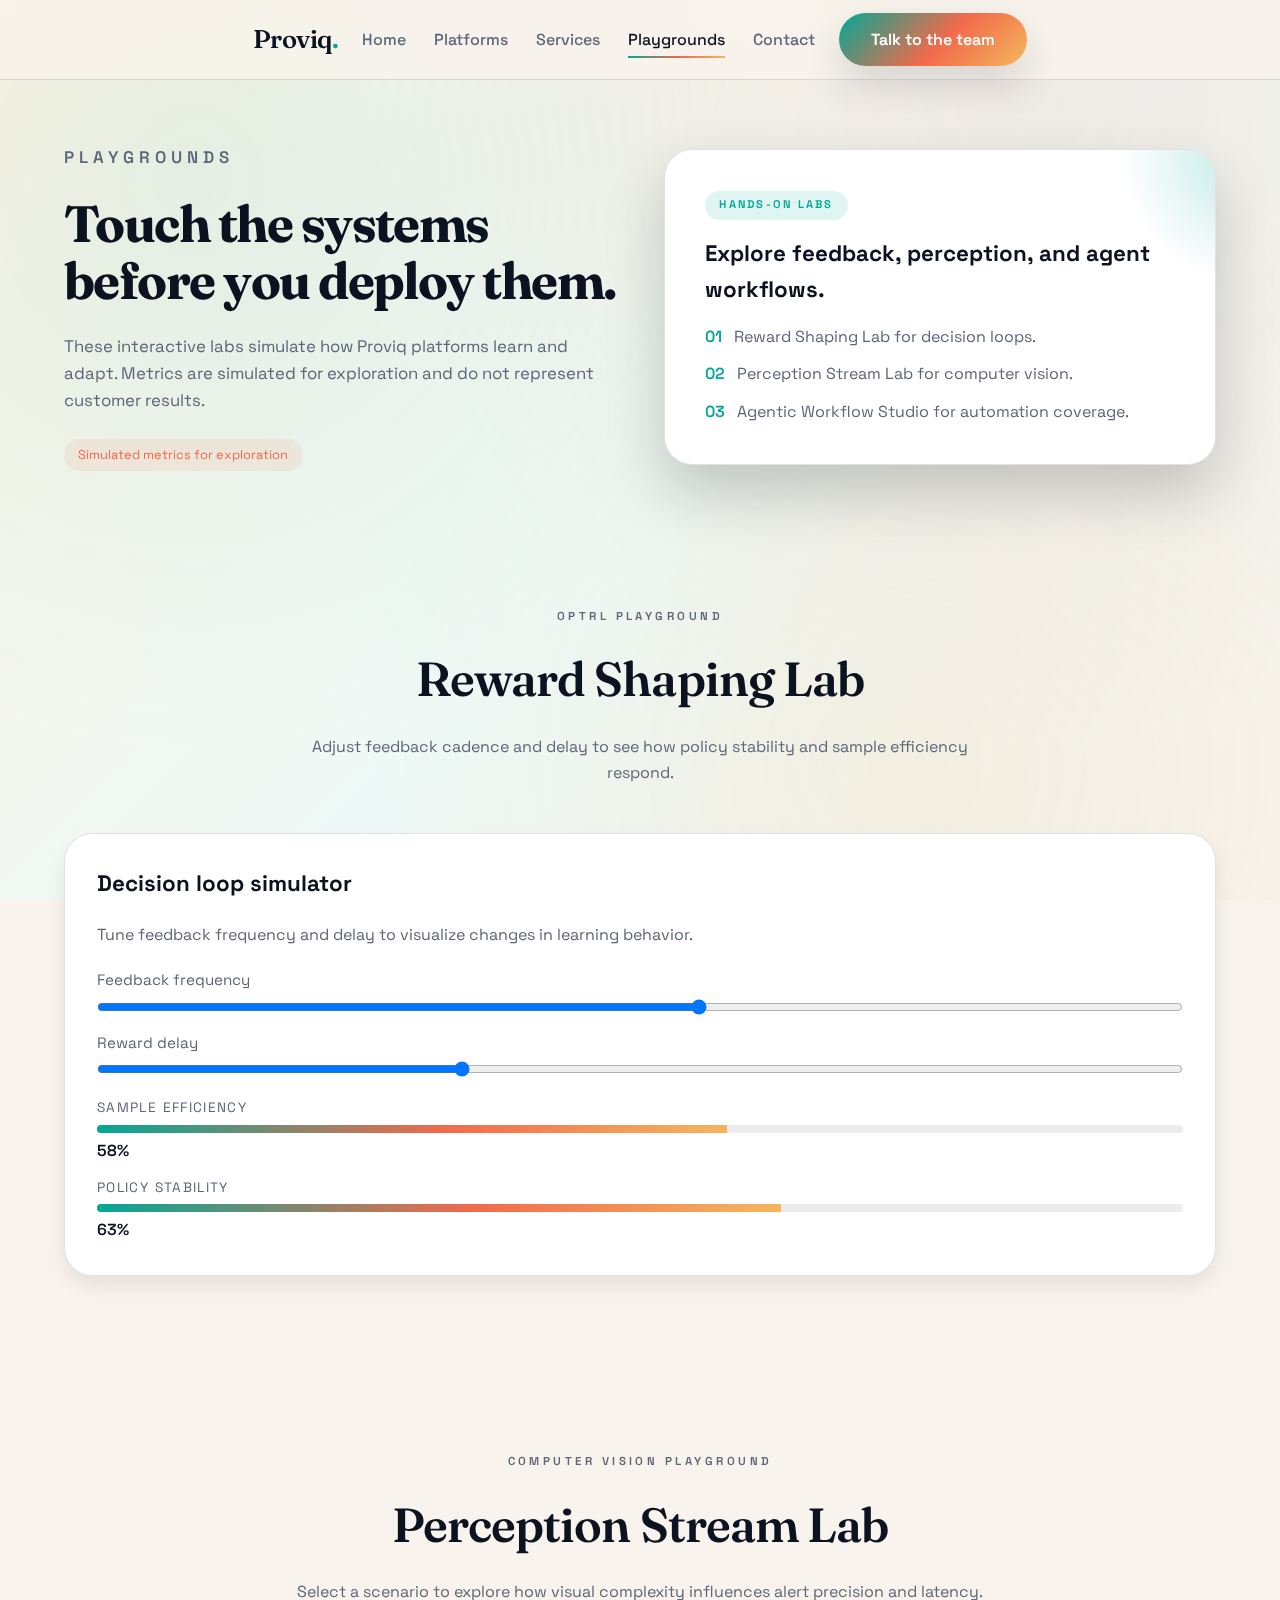
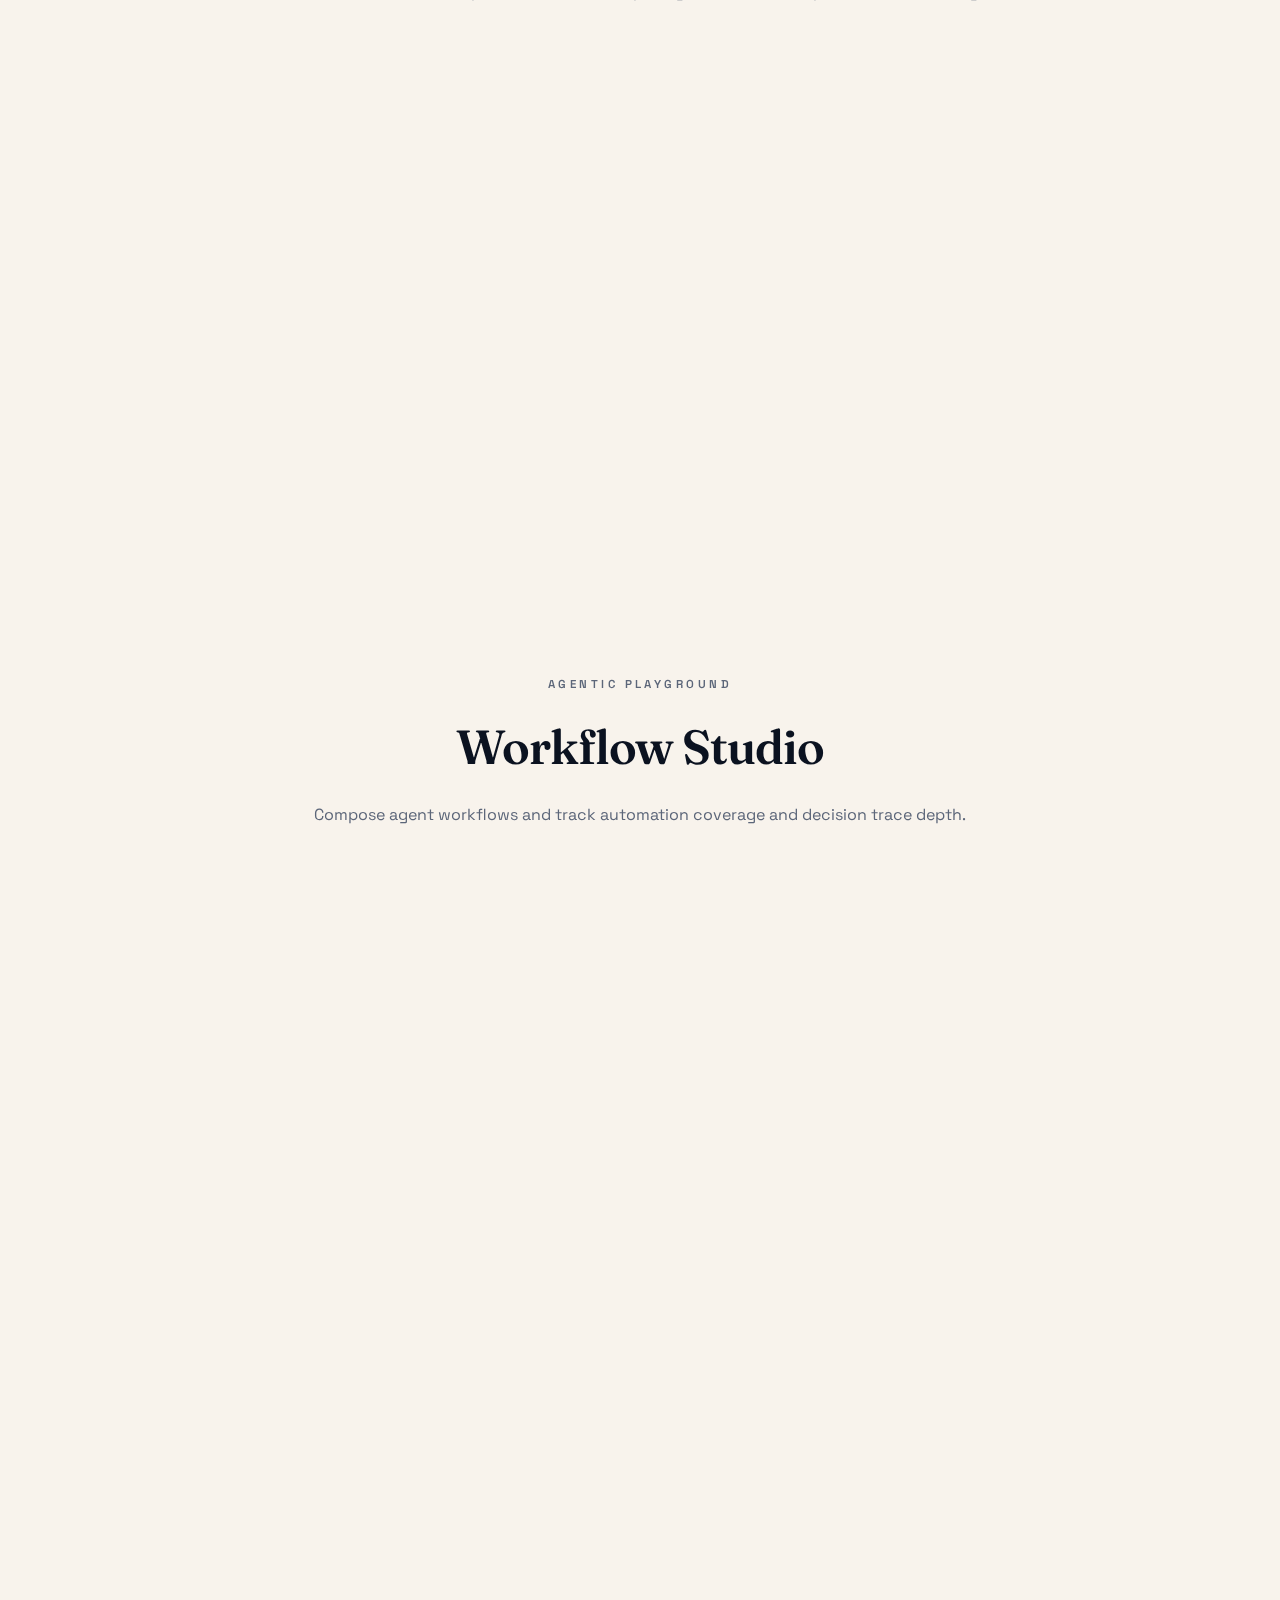
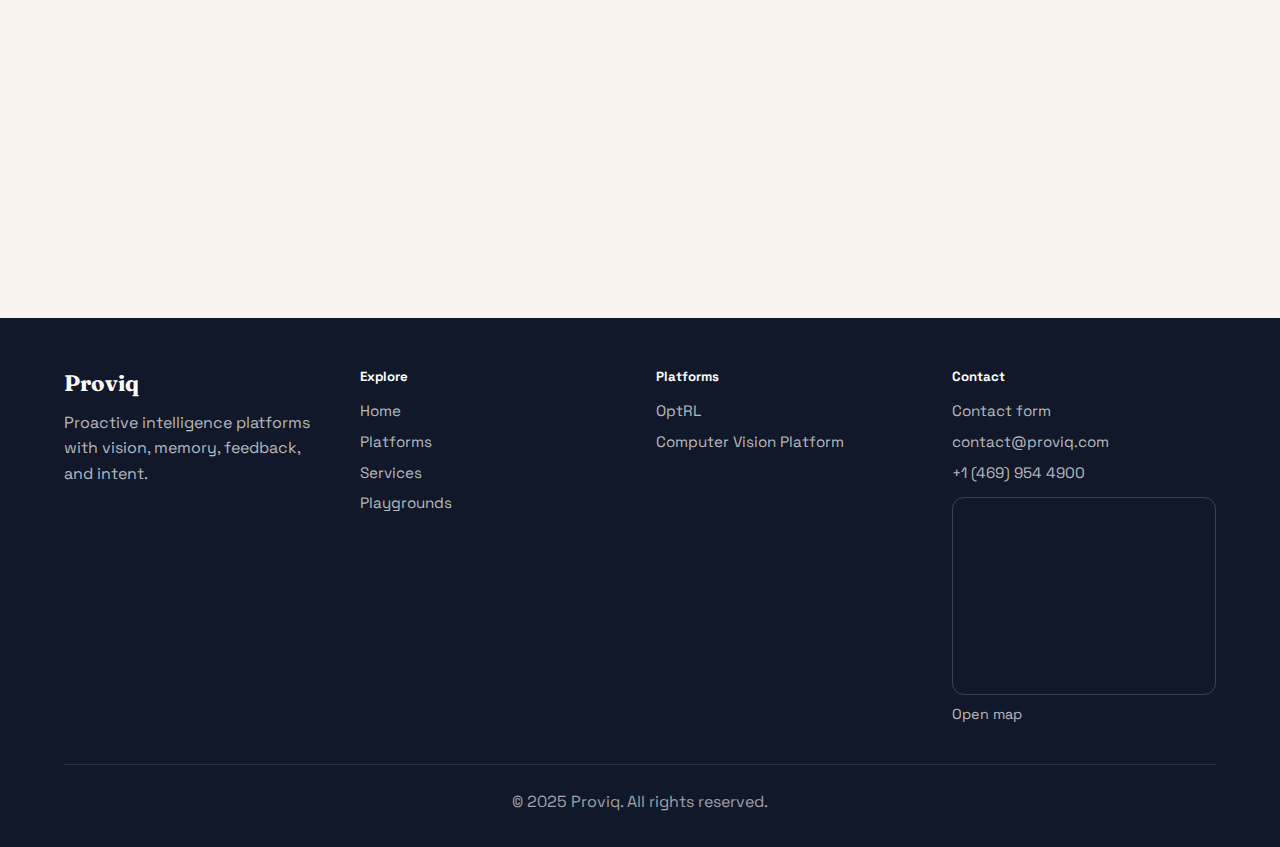
<file: playgrounds.html>
<!DOCTYPE html>
<html lang="en">
<head>
    <meta charset="UTF-8">
    <meta name="viewport" content="width=device-width, initial-scale=1.0">
    <title>Proviq Playgrounds | Interactive Intelligence Labs</title>
    <meta name="description" content="Explore Proviq playgrounds: reward shaping, perception intelligence, and agentic workflow simulations.">
    <meta name="keywords" content="AI playgrounds, reinforcement learning, computer vision, perception intelligence, agentic workflows">
    <meta name="author" content="Proviq">
    <meta name="robots" content="index, follow">
    <link rel="canonical" href="https://proviq.com/playgrounds.html">

    <link rel="icon" type="image/x-icon" href="/favicon.ico">
    <link rel="stylesheet" href="styles.css">
    <link rel="preconnect" href="https://fonts.googleapis.com">
    <link rel="preconnect" href="https://fonts.gstatic.com" crossorigin>
    <link href="https://fonts.googleapis.com/css2?family=Fraunces:wght@400;600;700&family=Space+Grotesk:wght@400;500;600;700&display=swap" rel="stylesheet">
</head>
<body data-page="playgrounds">
    <nav class="navbar">
        <div class="container nav-shell">
            <a class="logo" href="index.html">Proviq<span>.</span></a>
            <div class="nav-menu" id="navMenu">
                <a class="nav-link" data-page="home" href="index.html">Home</a>
                <a class="nav-link" data-page="platforms" href="platforms.html">Platforms</a>
                <a class="nav-link" data-page="paths" href="paths.html">Services</a>
                <a class="nav-link" data-page="playgrounds" href="playgrounds.html">Playgrounds</a>
                <a class="nav-link" href="index.html#contact">Contact</a>
            </div>
            <div class="nav-actions">
                <a class="btn btn-primary" href="index.html#contact">Talk to the team</a>
            </div>
            <button class="menu-toggle" id="menuToggle" aria-label="Toggle menu">
                <span></span>
                <span></span>
                <span></span>
            </button>
        </div>
    </nav>

    <main>
        <header class="hero page-hero">
            <div class="container hero-grid">
                <div class="hero-copy" data-animate>
                    <p class="eyebrow">Playgrounds</p>
                    <h1>Touch the systems before you deploy them.</h1>
                    <p>These interactive labs simulate how Proviq platforms learn and adapt. Metrics are simulated for exploration and do not represent customer results.</p>
                    <span class="banner-note">Simulated metrics for exploration</span>
                </div>
                <div class="hero-panel" data-animate>
                    <span class="hero-tag">Hands-on labs</span>
                    <h3>Explore feedback, perception, and agent workflows.</h3>
                    <ul>
                        <li><span>01</span> Reward Shaping Lab for decision loops.</li>
                        <li><span>02</span> Perception Stream Lab for computer vision.</li>
                        <li><span>03</span> Agentic Workflow Studio for automation coverage.</li>
                    </ul>
                </div>
            </div>
        </header>

        <section id="reward-lab">
            <div class="container">
                <div class="section-head">
                    <p class="eyebrow">OptRL Playground</p>
                    <h2>Reward Shaping Lab</h2>
                    <p>Adjust feedback cadence and delay to see how policy stability and sample efficiency respond.</p>
                </div>
                <div class="playground-grid">
                    <article class="playground-card" data-animate data-playground="reward">
                        <h3>Decision loop simulator</h3>
                        <p>Tune feedback frequency and delay to visualize changes in learning behavior.</p>
                        <div class="playground-controls">
                            <div class="control-group">
                                <label for="feedbackRange">Feedback frequency</label>
                                <input type="range" id="feedbackRange" min="10" max="100" value="60" data-control="frequency">
                            </div>
                            <div class="control-group">
                                <label for="delayRange">Reward delay</label>
                                <input type="range" id="delayRange" min="0" max="120" value="40" data-control="delay">
                            </div>
                        </div>
                        <div class="playground-metrics">
                            <div class="metric">
                                <span class="metric-label">Sample efficiency</span>
                                <div class="meter"><span data-meter="efficiency"></span></div>
                                <span class="metric-value" data-value="efficiency">72%</span>
                            </div>
                            <div class="metric">
                                <span class="metric-label">Policy stability</span>
                                <div class="meter"><span data-meter="stability"></span></div>
                                <span class="metric-value" data-value="stability">65%</span>
                            </div>
                        </div>
                    </article>
                </div>
            </div>
        </section>

        <section id="vision-lab">
            <div class="container">
                <div class="section-head">
                    <p class="eyebrow">Computer Vision Playground</p>
                    <h2>Perception Stream Lab</h2>
                    <p>Select a scenario to explore how visual complexity influences alert precision and latency.</p>
                </div>
                <div class="playground-grid">
                    <article class="playground-card" data-animate data-playground="vision">
                        <h3>Scenario selector</h3>
                        <p>Choose a perception environment and view simulated system metrics.</p>
                        <div class="scenario-buttons" data-control="scenario">
                            <button type="button" class="active" data-scenario="retail">Retail</button>
                            <button type="button" data-scenario="logistics">Logistics</button>
                            <button type="button" data-scenario="safety">Safety</button>
                        </div>
                        <div class="playground-metrics">
                            <div class="metric">
                                <span class="metric-label">Scene density</span>
                                <div class="meter"><span data-meter="density"></span></div>
                                <span class="metric-value" data-value="density">68%</span>
                            </div>
                            <div class="metric">
                                <span class="metric-label">Alert precision</span>
                                <div class="meter"><span data-meter="precision"></span></div>
                                <span class="metric-value" data-value="precision">84%</span>
                            </div>
                            <div class="metric">
                                <span class="metric-label">Decision latency</span>
                                <div class="meter"><span data-meter="latency"></span></div>
                                <span class="metric-value" data-value="latency">45%</span>
                            </div>
                        </div>
                    </article>
                </div>
            </div>
        </section>

        <section id="workflow-lab">
            <div class="container">
                <div class="section-head">
                    <p class="eyebrow">Agentic Playground</p>
                    <h2>Workflow Studio</h2>
                    <p>Compose agent workflows and track automation coverage and decision trace depth.</p>
                </div>
                <div class="playground-grid">
                    <article class="playground-card" data-animate data-playground="workflow">
                        <h3>Agent workflow builder</h3>
                        <p>Select the steps your system performs and watch the coverage metrics update.</p>
                        <div class="workflow-steps">
                            <label><input type="checkbox" data-step="observe" checked> Observe signals</label>
                            <label><input type="checkbox" data-step="decide" checked> Decide actions</label>
                            <label><input type="checkbox" data-step="act"> Execute actions</label>
                            <label><input type="checkbox" data-step="learn"> Learn from feedback</label>
                        </div>
                        <div class="playground-metrics">
                            <div class="metric">
                                <span class="metric-label">Automation coverage</span>
                                <div class="meter"><span data-meter="coverage"></span></div>
                                <span class="metric-value" data-value="coverage">50%</span>
                            </div>
                            <div class="metric">
                                <span class="metric-label">Decision trace depth</span>
                                <div class="meter"><span data-meter="trace"></span></div>
                                <span class="metric-value" data-value="trace">55%</span>
                            </div>
                        </div>
                    </article>
                </div>
            </div>
        </section>

        <section>
            <div class="container">
                <div class="cta-panel" data-animate>
                    <div>
                        <p class="eyebrow">Apply the learning</p>
                        <h2>Ready to map your real environment?</h2>
                        <p>Bring your use case, and we will design the first feedback loop together.</p>
                    </div>
                    <div>
                        <a class="btn btn-primary" href="index.html#contact">Contact the team</a>
                    </div>
                </div>
            </div>
        </section>
    </main>

    <footer class="footer">
        <div class="container">
            <div class="footer-grid">
                <div class="footer-brand">
                    <h4>Proviq</h4>
                    <p>Proactive intelligence platforms with vision, memory, feedback, and intent.</p>
                </div>
                <div class="footer-links">
                    <h5>Explore</h5>
                    <a href="index.html">Home</a>
                    <a href="platforms.html">Platforms</a>
                    <a href="paths.html">Services</a>
                    <a href="playgrounds.html">Playgrounds</a>
                </div>
                <div class="footer-links">
                    <h5>Platforms</h5>
                    <a href="platforms.html#optrl">OptRL</a>
                    <a href="platforms.html#visual-intelligence">Computer Vision Platform</a>
                </div>
                <div class="footer-links">
                    <h5>Contact</h5>
                    <a href="index.html#contact">Contact form</a>
                    <a href="mailto:contact@proviq.com">contact@proviq.com</a>
                    <a href="tel:+14699544900">+1 (469) 954 4900</a>
                    <div class="footer-map">
                        <div class="footer-map-frame">
                            <iframe title="Proviq office map" src="https://www.google.com/maps?q=8105%20Rasor%20Boulevard%20Suite%20%23127%20Plano,%20TX%2075024&output=embed" loading="lazy" referrerpolicy="no-referrer-when-downgrade"></iframe>
                        </div>
                        <a href="https://maps.google.com/?q=8105%20Rasor%20Boulevard%20Suite%20%23127%20Plano,%20TX%2075024" target="_blank" rel="noopener noreferrer">Open map</a>
                    </div>
                </div>
            </div>
            <div class="footer-bottom">&copy; 2025 Proviq. All rights reserved.</div>
        </div>
    </footer>

    <script src="script.js"></script>
</body>
</html>
</file>
<file: styles.css>
/* Base reset */
* {
    margin: 0;
    padding: 0;
    box-sizing: border-box;
}

:root {
    --ink: #0b1220;
    --muted: #5c6679;
    --paper: #f8f3ec;
    --surface: #ffffff;
    --surface-alt: #f2eee8;
    --teal: #00a896;
    --coral: #f26a4b;
    --gold: #f4b75f;
    --navy: #101829;
    --accent: #0f3d3e;
    --border: rgba(11, 18, 32, 0.12);
    --shadow-sm: 0 10px 20px rgba(11, 18, 32, 0.08);
    --shadow-md: 0 18px 40px rgba(11, 18, 32, 0.14);
    --shadow-lg: 0 28px 60px rgba(11, 18, 32, 0.2);
    --radius-sm: 12px;
    --radius-md: 18px;
    --radius-lg: 28px;
    --font-display: "Fraunces", "Times New Roman", serif;
    --font-body: "Space Grotesk", "Segoe UI", sans-serif;
    --gradient-hero: linear-gradient(135deg, #fff4e4 0%, #eef9f7 55%, #f8f3ec 100%);
    --gradient-accent: linear-gradient(135deg, #00a896 0%, #f26a4b 55%, #f4b75f 100%);
    --gradient-dark: linear-gradient(135deg, #0b1220 0%, #151f32 100%);
}

html {
    scroll-behavior: smooth;
}

body {
    font-family: var(--font-body);
    color: var(--ink);
    background: var(--paper);
    line-height: 1.6;
    overflow-x: hidden;
    position: relative;
}

body::before {
    content: "";
    position: fixed;
    inset: 0;
    background: var(--gradient-hero);
    z-index: -2;
}

body::after {
    content: "";
    position: fixed;
    inset: 0;
    background-image: radial-gradient(circle at 15% 20%, rgba(0, 168, 150, 0.14), transparent 45%),
        radial-gradient(circle at 80% 10%, rgba(242, 106, 75, 0.16), transparent 50%),
        radial-gradient(circle at 70% 85%, rgba(244, 183, 95, 0.18), transparent 45%);
    opacity: 0.6;
    pointer-events: none;
    z-index: -1;
}

img {
    max-width: 100%;
    display: block;
}

a {
    color: inherit;
    text-decoration: none;
}

ul {
    list-style: none;
}

.container {
    max-width: 1200px;
    margin: 0 auto;
    padding: 0 24px;
}

main {
    position: relative;
    z-index: 1;
}

section {
    padding: 5.5rem 0;
}

.eyebrow {
    text-transform: uppercase;
    letter-spacing: 0.3em;
    font-size: 0.72rem;
    font-weight: 600;
    color: var(--muted);
}

.section-head {
    display: grid;
    gap: 1rem;
    text-align: center;
    margin-bottom: 3rem;
}

.section-head h2 {
    font-family: var(--font-display);
    font-size: clamp(2rem, 4vw, 3rem);
    font-weight: 600;
    letter-spacing: -0.02em;
}

.section-head p {
    color: var(--muted);
    max-width: 720px;
    margin: 0 auto;
}

.surface {
    background: var(--surface);
    border-radius: var(--radius-lg);
    box-shadow: var(--shadow-md);
    border: 1px solid var(--border);
}

.btn {
    display: inline-flex;
    align-items: center;
    justify-content: center;
    padding: 0.85rem 2rem;
    border-radius: 999px;
    font-weight: 600;
    font-size: 1rem;
    border: none;
    cursor: pointer;
    transition: transform 0.3s ease, box-shadow 0.3s ease, background 0.3s ease;
}

.btn-primary {
    background: var(--gradient-accent);
    color: #fff;
    box-shadow: var(--shadow-md);
}

.btn-primary:hover {
    transform: translateY(-2px);
    box-shadow: var(--shadow-lg);
}

.btn-secondary {
    background: transparent;
    border: 2px solid rgba(11, 18, 32, 0.2);
    color: var(--ink);
}

.btn-secondary:hover {
    border-color: var(--teal);
    color: var(--teal);
    transform: translateY(-2px);
}

/* Navigation */
.navbar {
    position: fixed;
    inset: 0 0 auto 0;
    height: 80px;
    display: flex;
    align-items: center;
    -webkit-backdrop-filter: blur(12px);
    backdrop-filter: blur(12px);
    background: rgba(248, 243, 236, 0.85);
    border-bottom: 1px solid rgba(11, 18, 32, 0.12);
    z-index: 1000;
    transition: box-shadow 0.3s ease, background 0.3s ease;
}

.navbar.scrolled {
    box-shadow: var(--shadow-sm);
    background: rgba(248, 243, 236, 0.95);
}

.nav-shell {
    display: flex;
    align-items: center;
    justify-content: space-between;
    gap: 1.5rem;
}

.logo {
    font-family: var(--font-display);
    font-size: 1.6rem;
    font-weight: 600;
    letter-spacing: -0.02em;
}

.logo span {
    color: var(--teal);
}

.nav-menu {
    display: flex;
    align-items: center;
    gap: 1.75rem;
    font-weight: 500;
}

.nav-link {
    position: relative;
    color: var(--muted);
    transition: color 0.2s ease;
}

.nav-link:hover,
.nav-link.active {
    color: var(--ink);
}

.nav-link::after {
    content: "";
    position: absolute;
    left: 0;
    bottom: -6px;
    width: 0;
    height: 2px;
    background: var(--gradient-accent);
    transition: width 0.3s ease;
}

.nav-link:hover::after,
.nav-link.active::after {
    width: 100%;
}

.nav-actions {
    display: flex;
    align-items: center;
    gap: 0.75rem;
}

.menu-toggle {
    display: none;
    flex-direction: column;
    gap: 5px;
    background: none;
    border: none;
    cursor: pointer;
}

.menu-toggle span {
    width: 26px;
    height: 2px;
    background: var(--ink);
    transition: transform 0.3s ease;
}

/* Hero */
.hero {
    padding: 9rem 0 5rem;
    position: relative;
}

.hero-grid {
    display: grid;
    grid-template-columns: repeat(auto-fit, minmax(280px, 1fr));
    gap: 3rem;
    align-items: center;
}

.hero-copy h1 {
    font-family: var(--font-display);
    font-size: clamp(2.5rem, 5vw, 4.4rem);
    line-height: 1.1;
    margin: 1.2rem 0 1.5rem;
    letter-spacing: -0.03em;
}

.hero-copy p {
    color: var(--muted);
    font-size: 1.05rem;
    margin-bottom: 1.6rem;
}

.hero-actions {
    display: flex;
    flex-wrap: wrap;
    gap: 1rem;
    margin-bottom: 2rem;
}

.hero-meta {
    display: grid;
    gap: 0.85rem;
}

.hero-meta-item {
    display: flex;
    align-items: center;
    justify-content: space-between;
    padding: 0.75rem 1rem;
    border-radius: var(--radius-sm);
    background: rgba(255, 255, 255, 0.7);
    border: 1px solid rgba(11, 18, 32, 0.08);
    font-size: 0.95rem;
}

.hero-panel {
    padding: 2.5rem;
    border-radius: var(--radius-lg);
    background: var(--surface);
    border: 1px solid var(--border);
    box-shadow: var(--shadow-lg);
    position: relative;
    overflow: hidden;
}

.hero-panel::before {
    content: "";
    position: absolute;
    top: -40%;
    right: -30%;
    width: 260px;
    height: 260px;
    background: radial-gradient(circle, rgba(0, 168, 150, 0.25), transparent 70%);
}

.hero-panel h3 {
    font-size: 1.4rem;
    margin-bottom: 1rem;
}

.hero-panel ul {
    display: grid;
    gap: 0.75rem;
    color: var(--muted);
}

.hero-panel li {
    display: flex;
    gap: 0.75rem;
    align-items: flex-start;
}

.hero-panel li span {
    font-weight: 600;
    color: var(--teal);
}

.hero-tag {
    display: inline-flex;
    align-items: center;
    padding: 0.35rem 0.9rem;
    border-radius: 999px;
    background: rgba(0, 168, 150, 0.12);
    color: var(--teal);
    font-size: 0.7rem;
    letter-spacing: 0.2em;
    text-transform: uppercase;
    font-weight: 600;
    margin-bottom: 1rem;
}

/* Stats */
.stats-section {
    padding-top: 2rem;
}

.stats-grid {
    display: grid;
    grid-template-columns: repeat(auto-fit, minmax(200px, 1fr));
    gap: 1.5rem;
}

.stat-card {
    padding: 1.8rem;
    background: var(--surface);
    border-radius: var(--radius-md);
    border: 1px solid var(--border);
    box-shadow: var(--shadow-sm);
    display: grid;
    gap: 0.6rem;
}

.stat-value {
    font-family: var(--font-display);
    font-size: 2.4rem;
}

.stat-label {
    font-weight: 600;
}

.stat-note {
    color: var(--muted);
    font-size: 0.9rem;
}

.note {
    font-size: 0.85rem;
    color: var(--muted);
    text-align: center;
    margin-top: 1rem;
}

/* Audience */
.audience-grid {
    display: grid;
    grid-template-columns: repeat(auto-fit, minmax(260px, 1fr));
    gap: 1.75rem;
}

.audience-card {
    padding: 2rem;
    border-radius: var(--radius-lg);
    background: var(--surface);
    border: 1px solid var(--border);
    box-shadow: var(--shadow-sm);
    display: grid;
    gap: 1rem;
    position: relative;
}

.audience-card h3 {
    font-size: 1.4rem;
}

.audience-card p {
    color: var(--muted);
}

.tag {
    display: inline-flex;
    align-items: center;
    padding: 0.3rem 0.75rem;
    border-radius: 999px;
    background: rgba(242, 106, 75, 0.1);
    color: var(--coral);
    font-size: 0.7rem;
    letter-spacing: 0.2em;
    text-transform: uppercase;
    font-weight: 600;
    width: fit-content;
}

.card-list {
    display: grid;
    gap: 0.6rem;
    color: var(--muted);
    font-size: 0.95rem;
}

.card-cta {
    display: inline-flex;
    align-items: center;
    gap: 0.4rem;
    color: var(--teal);
    font-weight: 600;
}

.card-cta span {
    transition: transform 0.3s ease;
}

.card-cta:hover span {
    transform: translateX(4px);
}

/* Platforms */
.platform-grid {
    display: grid;
    grid-template-columns: repeat(auto-fit, minmax(280px, 1fr));
    gap: 2rem;
}

.platform-card {
    padding: 2.5rem;
    border-radius: var(--radius-lg);
    background: var(--surface);
    border: 1px solid var(--border);
    box-shadow: var(--shadow-sm);
    display: grid;
    gap: 1rem;
}

.platform-flag {
    font-size: 0.85rem;
    letter-spacing: 0.15em;
    text-transform: uppercase;
    color: var(--teal);
    font-weight: 600;
}

.platform-card h3 {
    font-size: 1.6rem;
}

.platform-card p {
    color: var(--muted);
}

/* Services */
.service-grid {
    display: grid;
    grid-template-columns: repeat(auto-fit, minmax(220px, 1fr));
    gap: 1.5rem;
}

.service-card {
    padding: 1.6rem 1.8rem;
    border-radius: var(--radius-md);
    background: var(--surface);
    border: 1px solid var(--border);
    box-shadow: var(--shadow-sm);
    display: grid;
    gap: 0.75rem;
}

.service-card h3 {
    font-size: 1.2rem;
}

.service-card p {
    color: var(--muted);
    font-size: 0.95rem;
}

/* Story */
.story-grid {
    display: grid;
    grid-template-columns: repeat(auto-fit, minmax(280px, 1fr));
    gap: 2rem;
}

.story-card {
    padding: 2.4rem;
    border-radius: var(--radius-lg);
    background: var(--surface);
    border: 1px solid var(--border);
    box-shadow: var(--shadow-sm);
    display: grid;
    gap: 1rem;
}

.story-card.highlight {
    background: var(--gradient-dark);
    color: #fff;
    border: none;
}

.story-card.highlight p,
.story-card.highlight .card-list {
    color: rgba(255, 255, 255, 0.75);
}

.signal-words {
    display: flex;
    flex-wrap: wrap;
    gap: 0.6rem;
    text-transform: uppercase;
    letter-spacing: 0.12em;
    font-size: 0.72rem;
    font-weight: 600;
}

.signal-words span {
    padding: 0;
    border-radius: 0;
    background: none;
    white-space: nowrap;
}

.signal-words span:not(:last-child)::after {
    content: "→";
    margin-left: 0.6rem;
    opacity: 0.7;
}

.story-note {
    color: rgba(255, 255, 255, 0.75);
    font-size: 0.95rem;
}

/* Process */
.process-grid {
    display: grid;
    grid-template-columns: repeat(auto-fit, minmax(220px, 1fr));
    gap: 1.5rem;
}

.process-card {
    padding: 1.75rem;
    border-radius: var(--radius-md);
    border: 1px solid var(--border);
    background: rgba(255, 255, 255, 0.8);
}

.process-card span {
    font-weight: 600;
    color: var(--teal);
}

.process-card h4 {
    margin: 0.5rem 0;
}

.process-card p {
    color: var(--muted);
    font-size: 0.95rem;
}

/* Playgrounds */
.playground-grid {
    display: grid;
    grid-template-columns: repeat(auto-fit, minmax(280px, 1fr));
    gap: 2rem;
}

.playground-card {
    padding: 2rem;
    border-radius: var(--radius-lg);
    background: var(--surface);
    border: 1px solid var(--border);
    box-shadow: var(--shadow-sm);
    display: grid;
    gap: 1.25rem;
}

.playground-card h3 {
    font-size: 1.4rem;
}

.playground-card p {
    color: var(--muted);
}

.playground-controls {
    display: grid;
    gap: 1rem;
}

.control-group {
    display: grid;
    gap: 0.4rem;
    font-size: 0.95rem;
    color: var(--muted);
}

.control-group input[type="range"] {
    width: 100%;
}

.playground-metrics {
    display: grid;
    gap: 0.8rem;
}

.metric {
    display: grid;
    gap: 0.35rem;
}

.metric-label {
    font-size: 0.85rem;
    color: var(--muted);
    text-transform: uppercase;
    letter-spacing: 0.1em;
}

.meter {
    height: 8px;
    background: rgba(11, 18, 32, 0.08);
    border-radius: 999px;
    overflow: hidden;
}

.meter span {
    display: block;
    height: 100%;
    background: var(--gradient-accent);
    width: 50%;
    transition: width 0.3s ease;
}

.metric-value {
    font-weight: 600;
}

.scenario-buttons {
    display: flex;
    flex-wrap: wrap;
    gap: 0.6rem;
}

.scenario-buttons button {
    padding: 0.5rem 1rem;
    border-radius: 999px;
    border: 1px solid var(--border);
    background: transparent;
    cursor: pointer;
    font-weight: 500;
}

.scenario-buttons button.active {
    background: var(--ink);
    color: #fff;
    border-color: var(--ink);
}

.workflow-steps {
    display: grid;
    gap: 0.6rem;
}

.workflow-steps label {
    display: flex;
    align-items: center;
    gap: 0.6rem;
    font-size: 0.95rem;
    color: var(--muted);
}

/* CTA */
.cta-panel {
    padding: 3rem;
    border-radius: var(--radius-lg);
    background: var(--gradient-dark);
    color: #fff;
    display: grid;
    gap: 1.5rem;
    box-shadow: var(--shadow-lg);
}

.cta-panel p {
    color: rgba(255, 255, 255, 0.75);
}

/* Contact */
.contact-grid {
    display: grid;
    grid-template-columns: repeat(auto-fit, minmax(280px, 1fr));
    gap: 2rem;
    align-items: start;
}

.contact-card {
    padding: 2rem;
    border-radius: var(--radius-lg);
    background: var(--surface);
    border: 1px solid var(--border);
    box-shadow: var(--shadow-sm);
    display: grid;
    gap: 1.25rem;
}

.contact-card h3 {
    font-size: 1.6rem;
}

.contact-card p {
    color: var(--muted);
}

.contact-details {
    display: grid;
    gap: 0.75rem;
}

.contact-details span {
    font-weight: 600;
}

.contact-form {
    padding: 2rem;
    border-radius: var(--radius-lg);
    background: var(--surface);
    border: 1px solid var(--border);
    box-shadow: var(--shadow-sm);
    display: grid;
    gap: 1rem;
}

.form-group {
    display: grid;
    gap: 0.4rem;
    font-size: 0.95rem;
}

.form-group input,
.form-group select,
.form-group textarea {
    width: 100%;
    padding: 0.85rem 1rem;
    border-radius: 10px;
    border: 1px solid rgba(11, 18, 32, 0.18);
    font-family: inherit;
    font-size: 1rem;
}

.form-group input:focus,
.form-group select:focus,
.form-group textarea:focus {
    outline: none;
    border-color: var(--teal);
    box-shadow: 0 0 0 3px rgba(0, 168, 150, 0.2);
}

/* Footer */
.footer {
    padding: 3rem 0 2rem;
    background: var(--navy);
    color: #fff;
    margin-top: 4rem;
}

.footer-grid {
    display: grid;
    grid-template-columns: repeat(auto-fit, minmax(200px, 1fr));
    gap: 2rem;
    margin-bottom: 2rem;
}

.footer-brand h4 {
    font-family: var(--font-display);
    font-size: 1.4rem;
    margin-bottom: 0.5rem;
}

.footer-brand p {
    color: rgba(255, 255, 255, 0.7);
}

.footer-links h5 {
    margin-bottom: 0.75rem;
}

.footer-links a {
    display: block;
    color: rgba(255, 255, 255, 0.7);
    margin-bottom: 0.4rem;
    font-size: 0.95rem;
}

.footer-links a:hover {
    color: #fff;
}

.footer-map {
    display: grid;
    gap: 0.5rem;
    margin-top: 0.75rem;
}

.footer-map-frame {
    width: 100%;
    aspect-ratio: 4 / 3;
    border-radius: 12px;
    overflow: hidden;
    border: 1px solid rgba(255, 255, 255, 0.18);
}

.footer-map-frame iframe {
    width: 100%;
    height: 100%;
    border: 0;
}

.footer-map a {
    color: rgba(255, 255, 255, 0.7);
    font-size: 0.9rem;
}

.footer-map a:hover {
    color: #fff;
}

.footer-bottom {
    text-align: center;
    color: rgba(255, 255, 255, 0.6);
    border-top: 1px solid rgba(255, 255, 255, 0.1);
    padding-top: 1.5rem;
}

/* Scroll animation */
[data-animate] {
    opacity: 0;
    transform: translateY(18px);
    transition: opacity 0.6s ease, transform 0.6s ease;
}

[data-animate="in"] {
    opacity: 1;
    transform: translateY(0);
}

/* Page specific */
.page-hero {
    padding-top: 9rem;
    padding-bottom: 3rem;
}

.page-hero .hero-copy h1 {
    font-size: clamp(2.2rem, 4vw, 3.2rem);
}

.banner-note {
    display: inline-flex;
    align-items: center;
    gap: 0.5rem;
    padding: 0.35rem 0.9rem;
    border-radius: 999px;
    background: rgba(242, 106, 75, 0.1);
    color: var(--coral);
    font-size: 0.8rem;
}

.path-metrics {
    display: grid;
    grid-template-columns: repeat(auto-fit, minmax(180px, 1fr));
    gap: 1rem;
}

.path-metric {
    padding: 1rem 1.2rem;
    border-radius: var(--radius-md);
    border: 1px solid var(--border);
    background: rgba(255, 255, 255, 0.8);
}

.path-metric strong {
    display: block;
    font-size: 1.4rem;
}

/* Responsive */
@media (max-width: 900px) {
    .nav-menu {
        position: fixed;
        top: 80px;
        left: -100%;
        flex-direction: column;
        background: rgba(248, 243, 236, 0.98);
        width: 100%;
        padding: 2rem;
        gap: 1.25rem;
        box-shadow: var(--shadow-md);
        transition: left 0.3s ease;
        z-index: 999;
    }

    .nav-menu.active {
        left: 0;
    }

    .menu-toggle {
        display: flex;
    }

    .nav-actions {
        display: none;
    }

    .hero-actions {
        flex-direction: column;
        align-items: flex-start;
    }

    .btn {
        width: 100%;
    }
}

@media (max-width: 600px) {
    section {
        padding: 3.5rem 0;
    }

    .hero {
        padding-top: 7.5rem;
    }

    .hero-actions {
        align-items: stretch;
    }
}

@media (prefers-reduced-motion: reduce) {
    * {
        animation-duration: 0.01ms !important;
        animation-iteration-count: 1 !important;
        transition-duration: 0.01ms !important;
        scroll-behavior: auto !important;
    }
}
</file>
